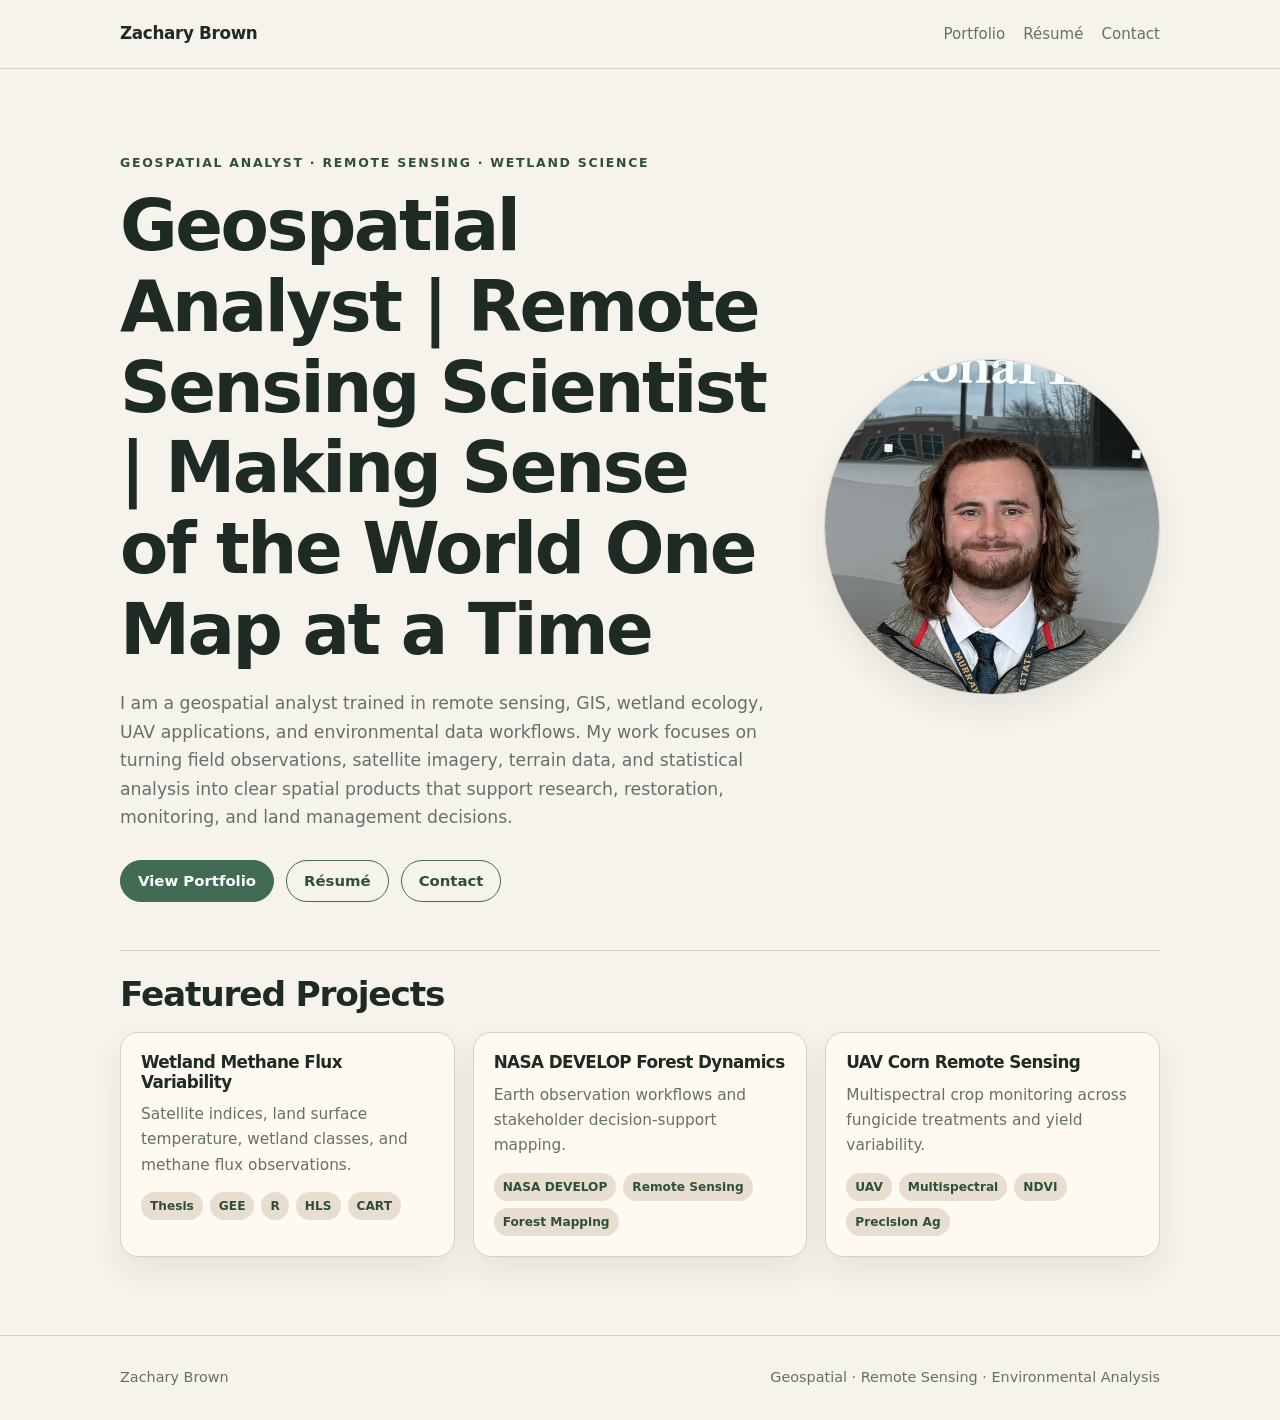
<file: index.html>
<!doctype html>
<html lang="en">
<head>
  <meta charset="utf-8">
  <meta name="viewport" content="width=device-width, initial-scale=1">
  <title>Zachary Brown | Geospatial Portfolio</title>
  <meta name="description" content="Zachary Brown geospatial portfolio focused on remote sensing, GIS, wetlands, UAV monitoring, and environmental data analysis.">
  <link rel="stylesheet" href="assets/css/styles.css">
</head>
<body>
<header class="site-header">
  <nav class="nav">
    <a class="brand" href="index.html">Zachary Brown</a>
    <div class="nav-links">
      <a href="portfolio.html">Portfolio</a>
      <a href="resume.html">Résumé</a>
      <a href="contact.html">Contact</a>
    </div>
  </nav>
</header>
<main>

<section class="hero hero-split">
  <div class="hero-copy">
    <p class="eyebrow">Geospatial Analyst · Remote Sensing · Wetland Science</p>
    <h1>Geospatial Analyst | Remote Sensing Scientist | Making Sense of the World One Map at a Time</h1>
    <p class="lede">
      I am a geospatial analyst trained in remote sensing, GIS, wetland ecology, UAV applications, and environmental data workflows. My work focuses on turning field observations, satellite imagery, terrain data, and statistical analysis into clear spatial products that support research, restoration, monitoring, and land management decisions.
    </p>
    <div class="actions">
      <a class="button" href="portfolio.html">View Portfolio</a>
      <a class="button secondary" href="resume.html">Résumé</a>
      <a class="button secondary" href="contact.html">Contact</a>
    </div>
  </div>

  <div class="hero-photo" aria-label="Professional headshot area">
    <img src="assets/img/headshot.jpg" alt="Professional headshot of Zachary Brown" onerror="this.style.display='none'; this.nextElementSibling.style.display='grid';">
    <div class="headshot-placeholder">
      <span>Add headshot</span>
      <small>assets/img/headshot.jpg</small>
    </div>
  </div>
</section>
<section class="section compact">
  <h2>Featured Projects</h2>
  <div class="grid">
    <article class="card project-card">
  <h3><a href="projects/wetland-methane.html">Wetland Methane Flux Variability</a></h3>
  <p>Satellite indices, land surface temperature, wetland classes, and methane flux observations.</p>
  <div class="tags"><span class="tag">Thesis</span><span class="tag">GEE</span><span class="tag">R</span><span class="tag">HLS</span><span class="tag">CART</span></div>
</article><article class="card project-card">
  <h3><a href="projects/nasa-develop.html">NASA DEVELOP Forest Dynamics</a></h3>
  <p>Earth observation workflows and stakeholder decision-support mapping.</p>
  <div class="tags"><span class="tag">NASA DEVELOP</span><span class="tag">Remote Sensing</span><span class="tag">Forest Mapping</span></div>
</article><article class="card project-card">
  <h3><a href="projects/uav-corn.html">UAV Corn Remote Sensing</a></h3>
  <p>Multispectral crop monitoring across fungicide treatments and yield variability.</p>
  <div class="tags"><span class="tag">UAV</span><span class="tag">Multispectral</span><span class="tag">NDVI</span><span class="tag">Precision Ag</span></div>
</article>
  </div>
</section>

</main>
<footer class="footer"><div class="footer-inner"><span>Zachary Brown</span><span>Geospatial · Remote Sensing · Environmental Analysis</span></div></footer>
<script src="assets/js/main.js"></script>
</body>
</html>
</file>
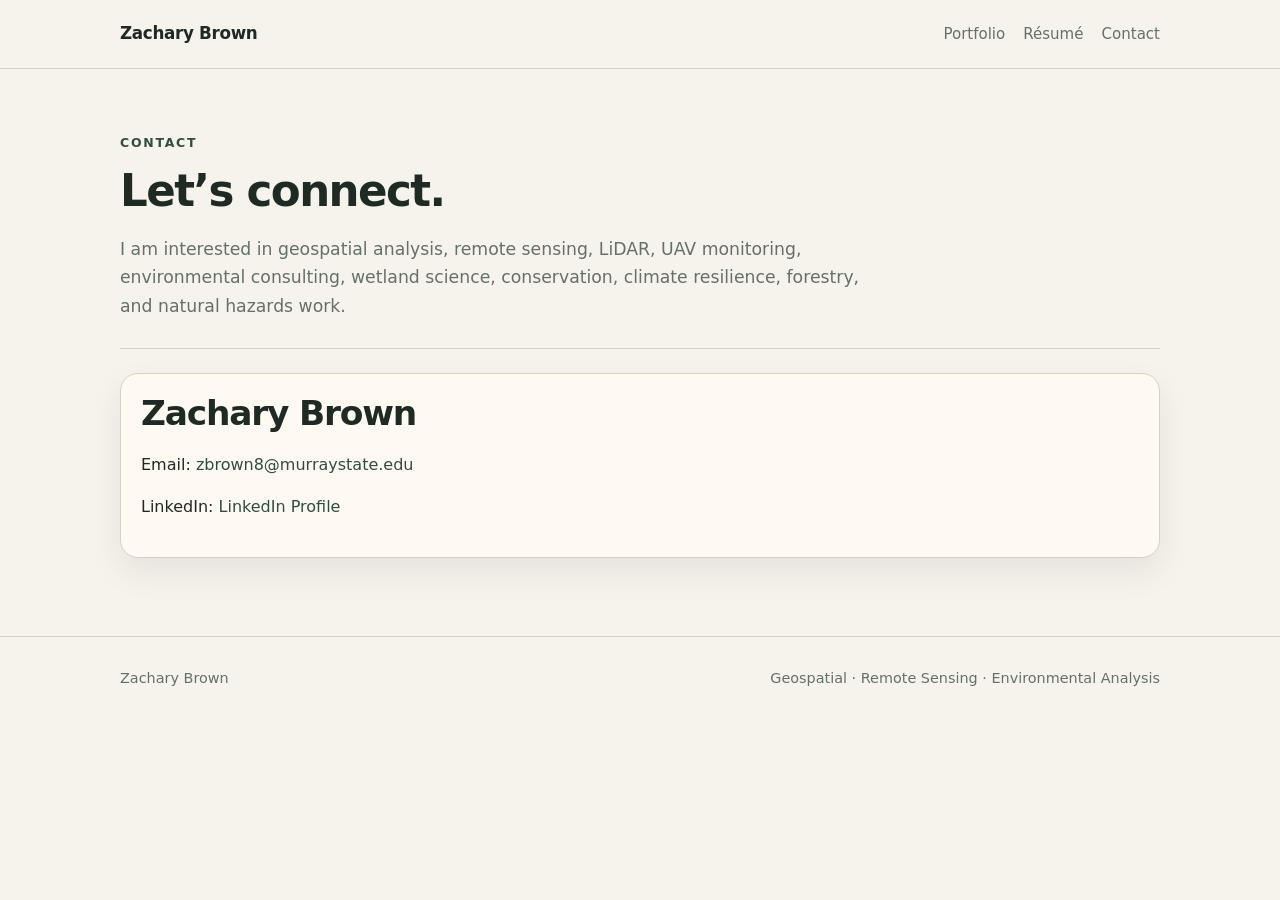
<file: contact.html>
<!doctype html>
<html lang="en">
<head>
  <meta charset="utf-8">
  <meta name="viewport" content="width=device-width, initial-scale=1">
  <title>Contact | Zachary Brown</title>
  <meta name="description" content="Zachary Brown geospatial portfolio focused on remote sensing, GIS, wetlands, UAV monitoring, and environmental data analysis.">
  <link rel="stylesheet" href="assets/css/styles.css">
</head>
<body>
<header class="site-header">
  <nav class="nav">
    <a class="brand" href="index.html">Zachary Brown</a>
    <div class="nav-links">
      <a href="portfolio.html">Portfolio</a>
      <a href="resume.html">Résumé</a>
      <a href="contact.html">Contact</a>
    </div>
  </nav>
</header>
<main>

<section class="project-hero">
  <p class="eyebrow">Contact</p>
  <h1 class="project-title">Let’s connect.</h1>
  <p class="lede">I am interested in geospatial analysis, remote sensing, LiDAR, UAV monitoring, environmental consulting, wetland science, conservation, climate resilience, forestry, and natural hazards work.</p>
</section>
<section class="section compact">
  <div class="card">
    <h2>Zachary Brown</h2>
    <p>Email: <a href="mailto:zbrown8@murraystate.edu">zbrown8@murraystate.edu</a></p>
    <p>LinkedIn: <a href="https://www.linkedin.com/in/zachary-brown-071a31160" target="_blank">LinkedIn Profile</a></p>
  </div>
</section>

</main>
<footer class="footer"><div class="footer-inner"><span>Zachary Brown</span><span>Geospatial · Remote Sensing · Environmental Analysis</span></div></footer>
<script src="assets/js/main.js"></script>
</body>
</html>
</file>
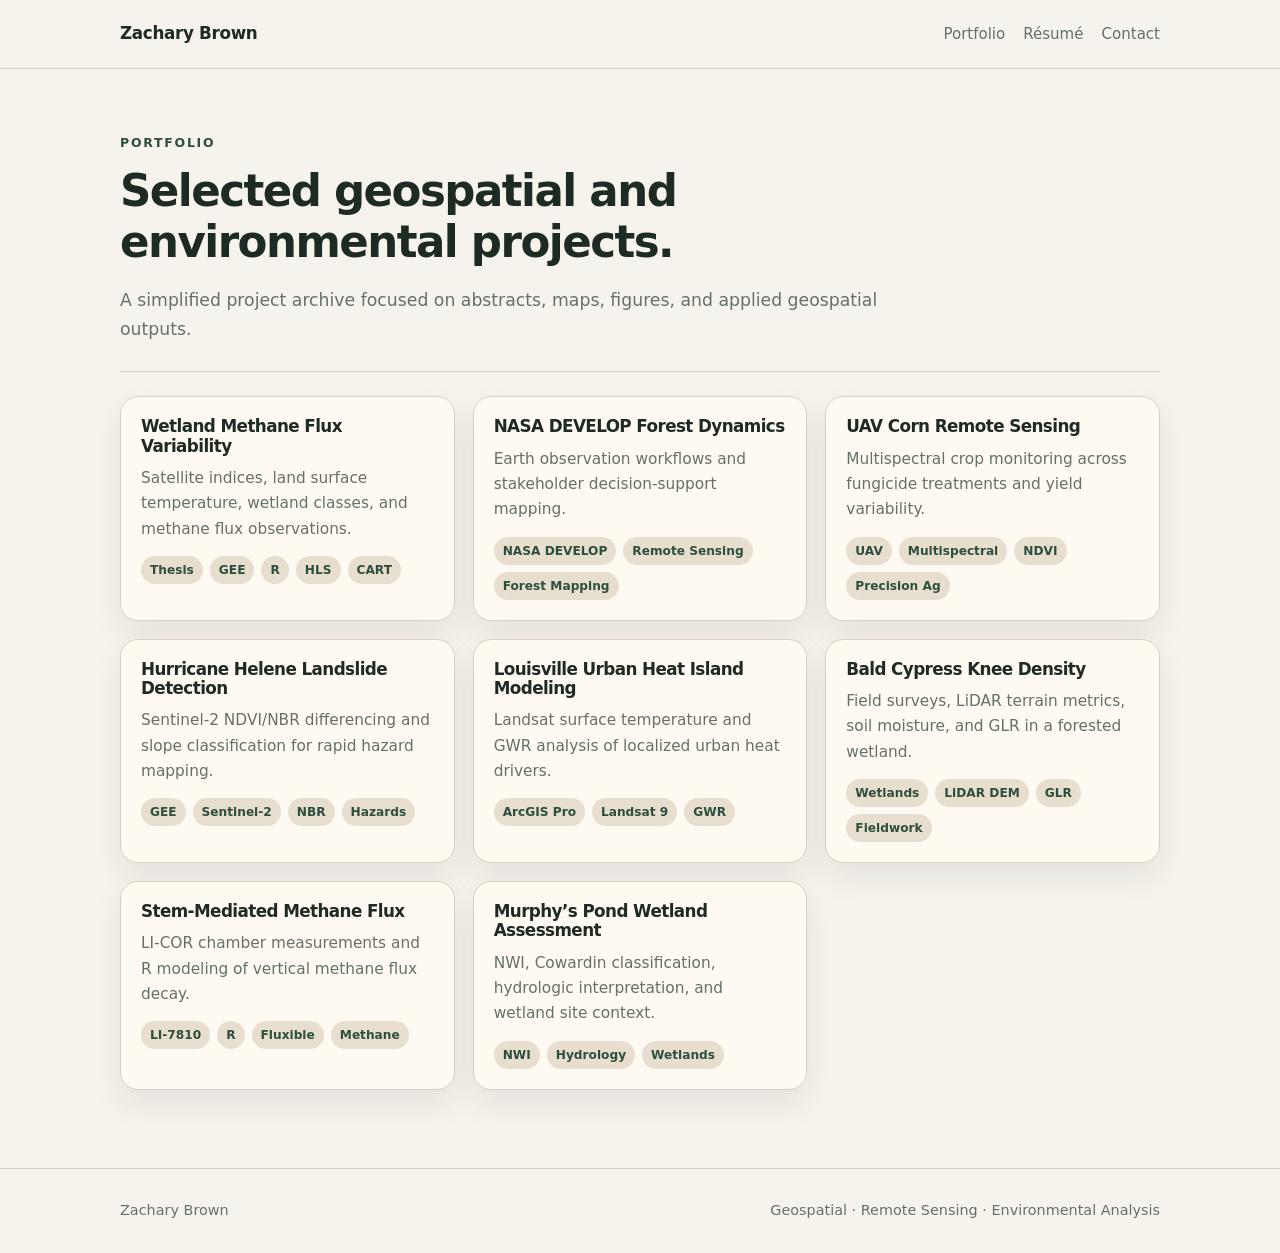
<file: portfolio.html>
<!doctype html>
<html lang="en">
<head>
  <meta charset="utf-8">
  <meta name="viewport" content="width=device-width, initial-scale=1">
  <title>Portfolio | Zachary Brown</title>
  <meta name="description" content="Zachary Brown geospatial portfolio focused on remote sensing, GIS, wetlands, UAV monitoring, and environmental data analysis.">
  <link rel="stylesheet" href="assets/css/styles.css">
</head>
<body>
<header class="site-header">
  <nav class="nav">
    <a class="brand" href="index.html">Zachary Brown</a>
    <div class="nav-links">
      <a href="portfolio.html">Portfolio</a>
      <a href="resume.html">Résumé</a>
      <a href="contact.html">Contact</a>
    </div>
  </nav>
</header>
<main>

<section class="project-hero">
  <p class="eyebrow">Portfolio</p>
  <h1 class="project-title">Selected geospatial and environmental projects.</h1>
  <p class="lede">A simplified project archive focused on abstracts, maps, figures, and applied geospatial outputs.</p>
</section>
<section class="section compact">
  <div class="grid">
    <article class="card project-card">
  <h3><a href="projects/wetland-methane.html">Wetland Methane Flux Variability</a></h3>
  <p>Satellite indices, land surface temperature, wetland classes, and methane flux observations.</p>
  <div class="tags"><span class="tag">Thesis</span><span class="tag">GEE</span><span class="tag">R</span><span class="tag">HLS</span><span class="tag">CART</span></div>
</article><article class="card project-card">
  <h3><a href="projects/nasa-develop.html">NASA DEVELOP Forest Dynamics</a></h3>
  <p>Earth observation workflows and stakeholder decision-support mapping.</p>
  <div class="tags"><span class="tag">NASA DEVELOP</span><span class="tag">Remote Sensing</span><span class="tag">Forest Mapping</span></div>
</article><article class="card project-card">
  <h3><a href="projects/uav-corn.html">UAV Corn Remote Sensing</a></h3>
  <p>Multispectral crop monitoring across fungicide treatments and yield variability.</p>
  <div class="tags"><span class="tag">UAV</span><span class="tag">Multispectral</span><span class="tag">NDVI</span><span class="tag">Precision Ag</span></div>
</article><article class="card project-card">
  <h3><a href="projects/landslide-helene.html">Hurricane Helene Landslide Detection</a></h3>
  <p>Sentinel-2 NDVI/NBR differencing and slope classification for rapid hazard mapping.</p>
  <div class="tags"><span class="tag">GEE</span><span class="tag">Sentinel-2</span><span class="tag">NBR</span><span class="tag">Hazards</span></div>
</article><article class="card project-card">
  <h3><a href="projects/louisville-uhi.html">Louisville Urban Heat Island Modeling</a></h3>
  <p>Landsat surface temperature and GWR analysis of localized urban heat drivers.</p>
  <div class="tags"><span class="tag">ArcGIS Pro</span><span class="tag">Landsat 9</span><span class="tag">GWR</span></div>
</article><article class="card project-card">
  <h3><a href="projects/cypress-knees.html">Bald Cypress Knee Density</a></h3>
  <p>Field surveys, LiDAR terrain metrics, soil moisture, and GLR in a forested wetland.</p>
  <div class="tags"><span class="tag">Wetlands</span><span class="tag">LiDAR DEM</span><span class="tag">GLR</span><span class="tag">Fieldwork</span></div>
</article><article class="card project-card">
  <h3><a href="projects/stem-methane.html">Stem-Mediated Methane Flux</a></h3>
  <p>LI-COR chamber measurements and R modeling of vertical methane flux decay.</p>
  <div class="tags"><span class="tag">LI-7810</span><span class="tag">R</span><span class="tag">Fluxible</span><span class="tag">Methane</span></div>
</article><article class="card project-card">
  <h3><a href="projects/murphys-pond.html">Murphy’s Pond Wetland Assessment</a></h3>
  <p>NWI, Cowardin classification, hydrologic interpretation, and wetland site context.</p>
  <div class="tags"><span class="tag">NWI</span><span class="tag">Hydrology</span><span class="tag">Wetlands</span></div>
</article>
  </div>
</section>

</main>
<footer class="footer"><div class="footer-inner"><span>Zachary Brown</span><span>Geospatial · Remote Sensing · Environmental Analysis</span></div></footer>
<script src="assets/js/main.js"></script>
</body>
</html>
</file>
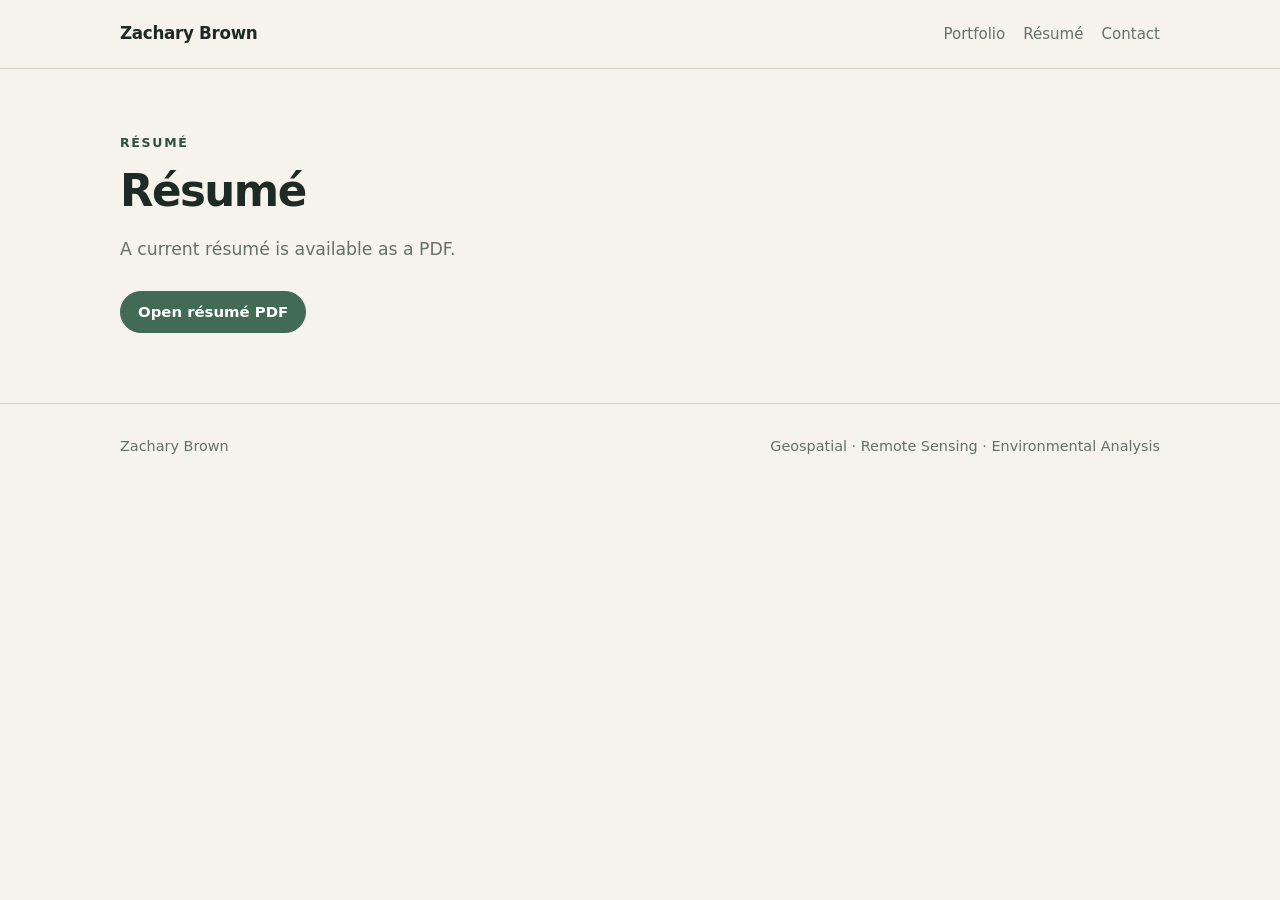
<file: resume.html>
<!doctype html>
<html lang="en">
<head>
  <meta charset="utf-8">
  <meta name="viewport" content="width=device-width, initial-scale=1">
  <title>Résumé | Zachary Brown</title>
  <meta name="description" content="Zachary Brown résumé for geospatial analysis, remote sensing, GIS, wetlands, UAV monitoring, and environmental data analysis.">
  <link rel="stylesheet" href="assets/css/styles.css">
</head>

<body>
<header class="site-header">
  <nav class="nav">
    <a class="brand" href="index.html">Zachary Brown</a>
    <div class="nav-links">
      <a href="portfolio.html">Portfolio</a>
      <a href="resume.html">Résumé</a>
      <a href="contact.html">Contact</a>
    </div>
  </nav>
</header>

<main>

<section class="project-hero">
  <p class="eyebrow">Résumé</p>
  <h1 class="project-title">Résumé</h1>
  <p class="lede">
    A current résumé is available as a PDF.
  </p>

  <div class="actions">
    <a class="button" href="assets/resume/Zachary_Brown_Resume.pdf" target="_blank">Open résumé PDF</a>
  </div>
</section>

</main>

<footer class="footer">
  <div class="footer-inner">
    <span>Zachary Brown</span>
    <span>Geospatial · Remote Sensing · Environmental Analysis</span>
  </div>
</footer>

<script src="assets/js/main.js"></script>
</body>
</html>
</file>
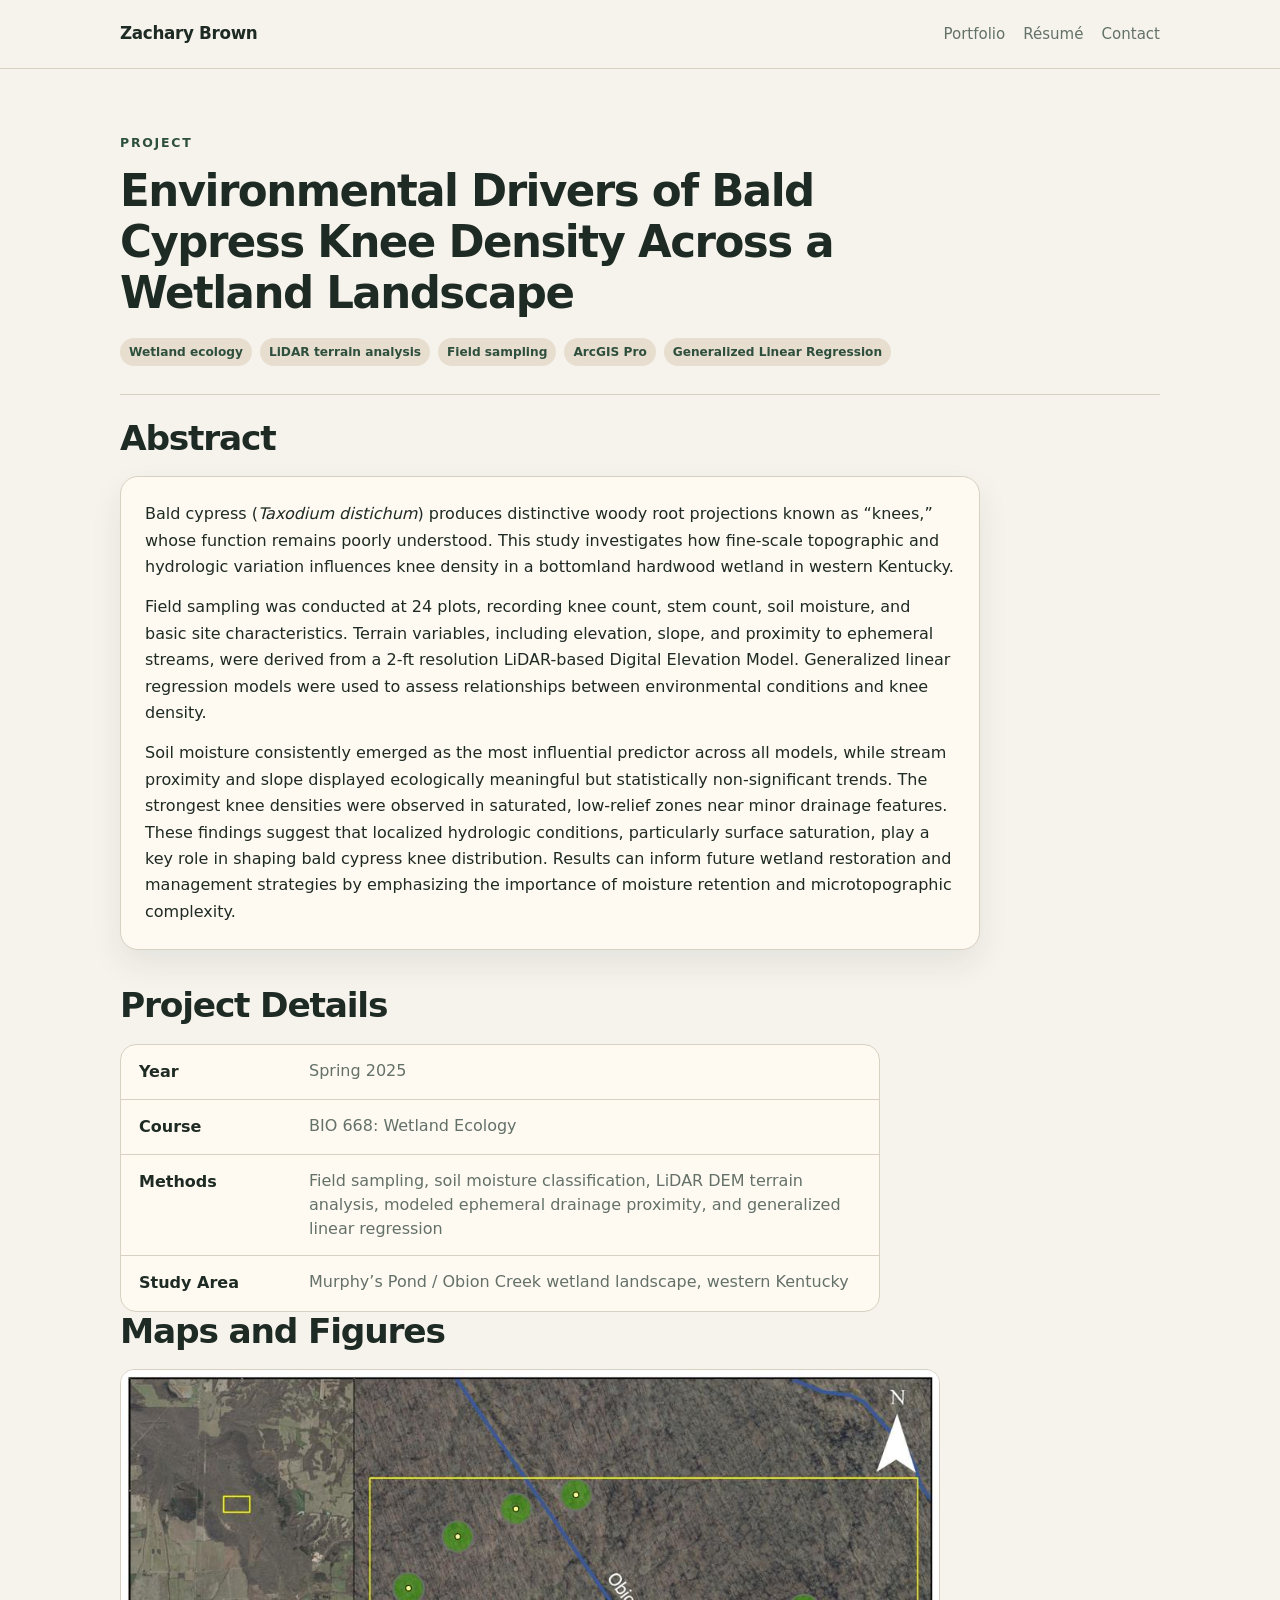
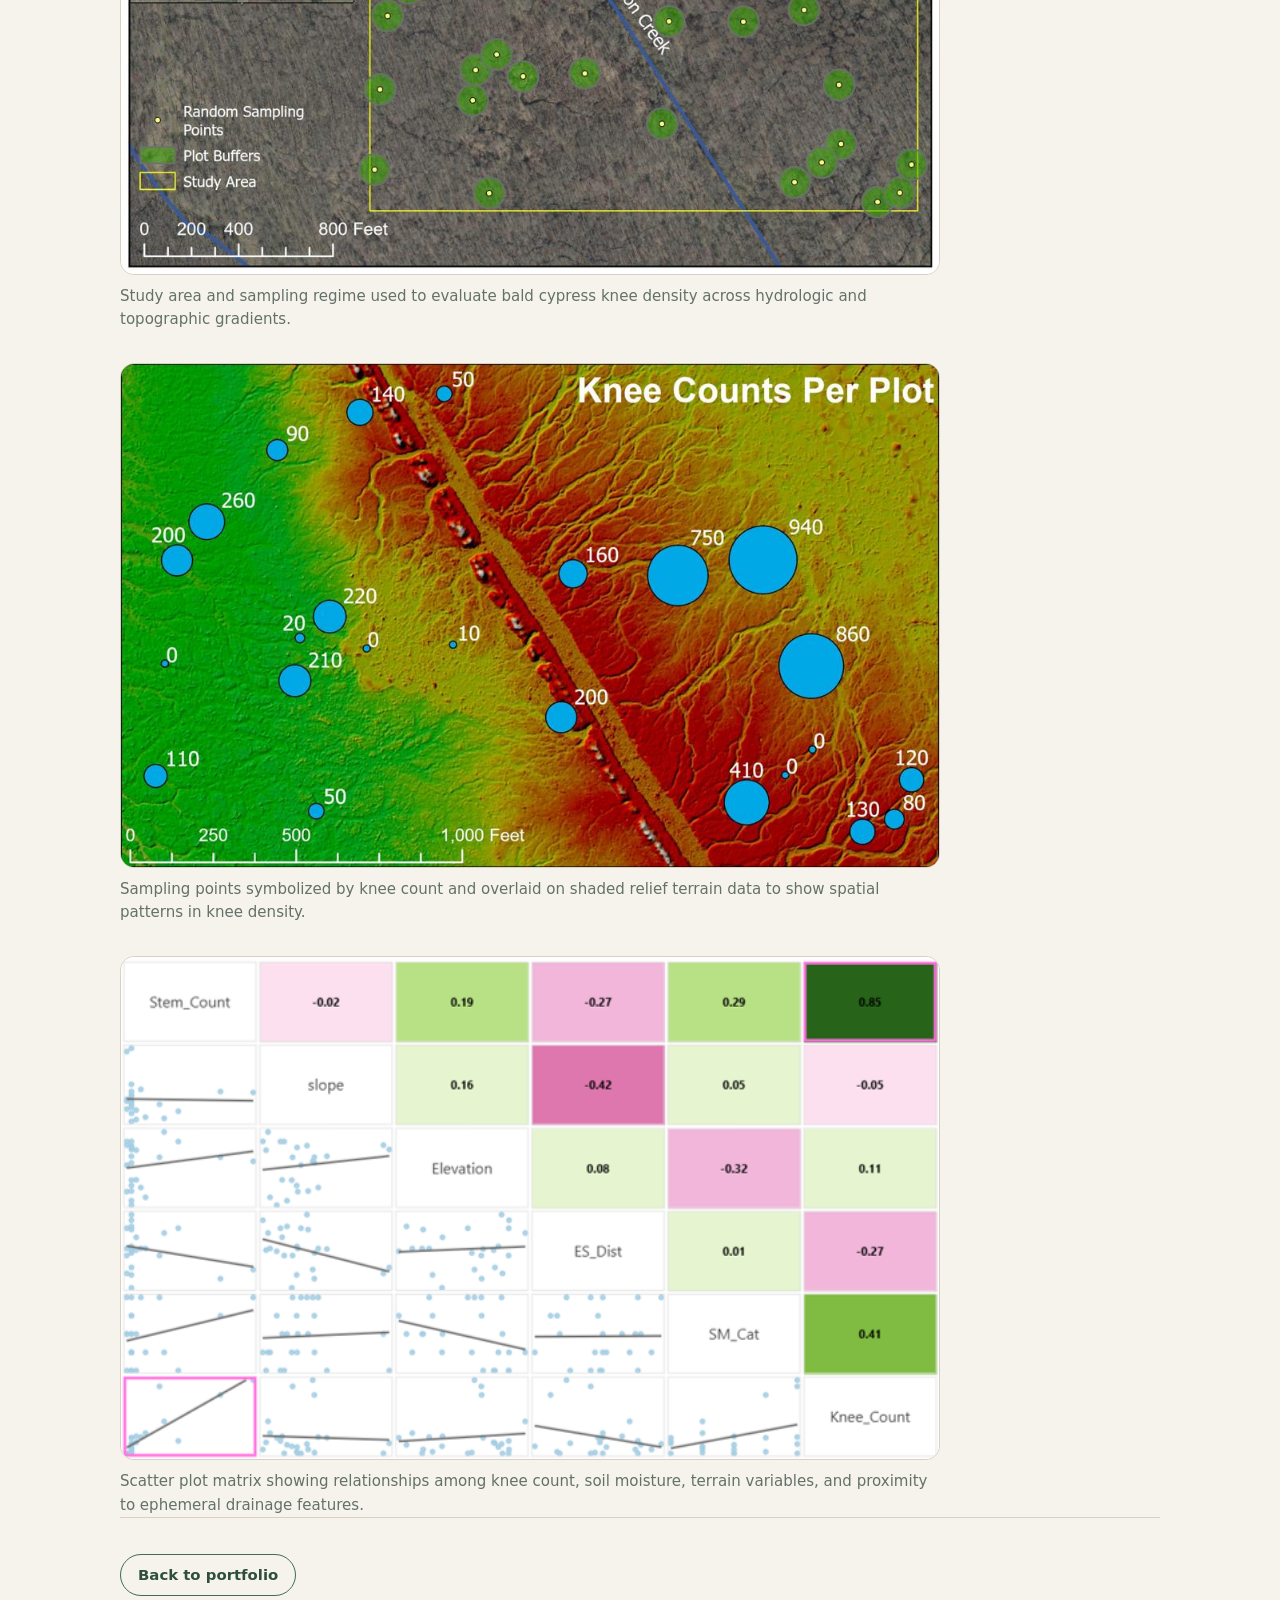
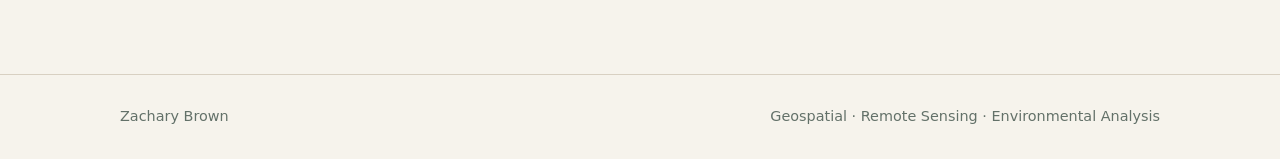
<file: projects/cypress-knees.html>
<!doctype html>
<html lang="en">
<head>
  <meta charset="utf-8">
  <meta name="viewport" content="width=device-width, initial-scale=1">
  <title>Bald Cypress Knee Density | Zachary Brown</title>
  <meta name="description" content="Zachary Brown geospatial portfolio focused on remote sensing, GIS, wetlands, LiDAR terrain analysis, field ecology, and environmental data analysis.">
  <link rel="stylesheet" href="../assets/css/styles.css">
</head>

<body>
<header class="site-header">
  <nav class="nav">
    <a class="brand" href="../index.html">Zachary Brown</a>
    <div class="nav-links">
      <a href="../portfolio.html">Portfolio</a>
      <a href="../resume.html">Résumé</a>
      <a href="../contact.html">Contact</a>
    </div>
  </nav>
</header>

<main>

<section class="project-hero">
  <p class="eyebrow">Project</p>
  <h1 class="project-title">Environmental Drivers of Bald Cypress Knee Density Across a Wetland Landscape</h1>
  <div class="meta">
    <span class="tag">Wetland ecology</span>
    <span class="tag">LiDAR terrain analysis</span>
    <span class="tag">Field sampling</span>
    <span class="tag">ArcGIS Pro</span>
    <span class="tag">Generalized Linear Regression</span>
  </div>
</section>

<section class="section compact">
  <h2>Abstract</h2>
  <div class="abstract">
    <p>
      Bald cypress (<em>Taxodium distichum</em>) produces distinctive woody root projections known as “knees,” whose function remains poorly understood. This study investigates how fine-scale topographic and hydrologic variation influences knee density in a bottomland hardwood wetland in western Kentucky.
    </p>

    <p>
      Field sampling was conducted at 24 plots, recording knee count, stem count, soil moisture, and basic site characteristics. Terrain variables, including elevation, slope, and proximity to ephemeral streams, were derived from a 2-ft resolution LiDAR-based Digital Elevation Model. Generalized linear regression models were used to assess relationships between environmental conditions and knee density.
    </p>

    <p>
      Soil moisture consistently emerged as the most influential predictor across all models, while stream proximity and slope displayed ecologically meaningful but statistically non-significant trends. The strongest knee densities were observed in saturated, low-relief zones near minor drainage features. These findings suggest that localized hydrologic conditions, particularly surface saturation, play a key role in shaping bald cypress knee distribution. Results can inform future wetland restoration and management strategies by emphasizing the importance of moisture retention and microtopographic complexity.
    </p>
  </div>
</section>

<section class="content-section">
  <h2>Project Details</h2>

  <div class="detail-card">
    <div class="detail-item">
      <span class="detail-label">Year</span>
      <span class="detail-value">Spring 2025</span>
    </div>

    <div class="detail-item">
      <span class="detail-label">Course</span>
      <span class="detail-value">BIO 668: Wetland Ecology</span>
    </div>

    <div class="detail-item">
      <span class="detail-label">Methods</span>
      <span class="detail-value">Field sampling, soil moisture classification, LiDAR DEM terrain analysis, modeled ephemeral drainage proximity, and generalized linear regression</span>
    </div>

    <div class="detail-item">
      <span class="detail-label">Study Area</span>
      <span class="detail-value">Murphy’s Pond / Obion Creek wetland landscape, western Kentucky</span>
    </div>
  </div>
</section>

<section class="content-section">
  <h2>Maps and Figures</h2>

  <div class="figure-stack">

    <figure>
      <img src="../assets/img/cypress-knees/study-area.jpg" alt="Study area map for bald cypress knee density project">
      <figcaption>
        Study area and sampling regime used to evaluate bald cypress knee density across hydrologic and topographic gradients.
      </figcaption>
    </figure>

    <figure>
      <img src="../assets/img/cypress-knees/knee-counts-map.jpg" alt="Map of bald cypress knee counts over shaded relief DEM">
      <figcaption>
        Sampling points symbolized by knee count and overlaid on shaded relief terrain data to show spatial patterns in knee density.
      </figcaption>
    </figure>

    <figure>
      <img src="../assets/img/cypress-knees/scatter-plot-matrix.png" alt="Scatter plot matrix of bald cypress knee density predictors">
      <figcaption>
        Scatter plot matrix showing relationships among knee count, soil moisture, terrain variables, and proximity to ephemeral drainage features.
      </figcaption>
    </figure>

  </div>
</section>

<section class="section">
  <a class="button secondary" href="../portfolio.html">Back to portfolio</a>
</section>

</main>

<footer class="footer">
  <div class="footer-inner">
    <span>Zachary Brown</span>
    <span>Geospatial · Remote Sensing · Environmental Analysis</span>
  </div>
</footer>

<script src="../assets/js/main.js"></script>
</body>
</html>
</file>
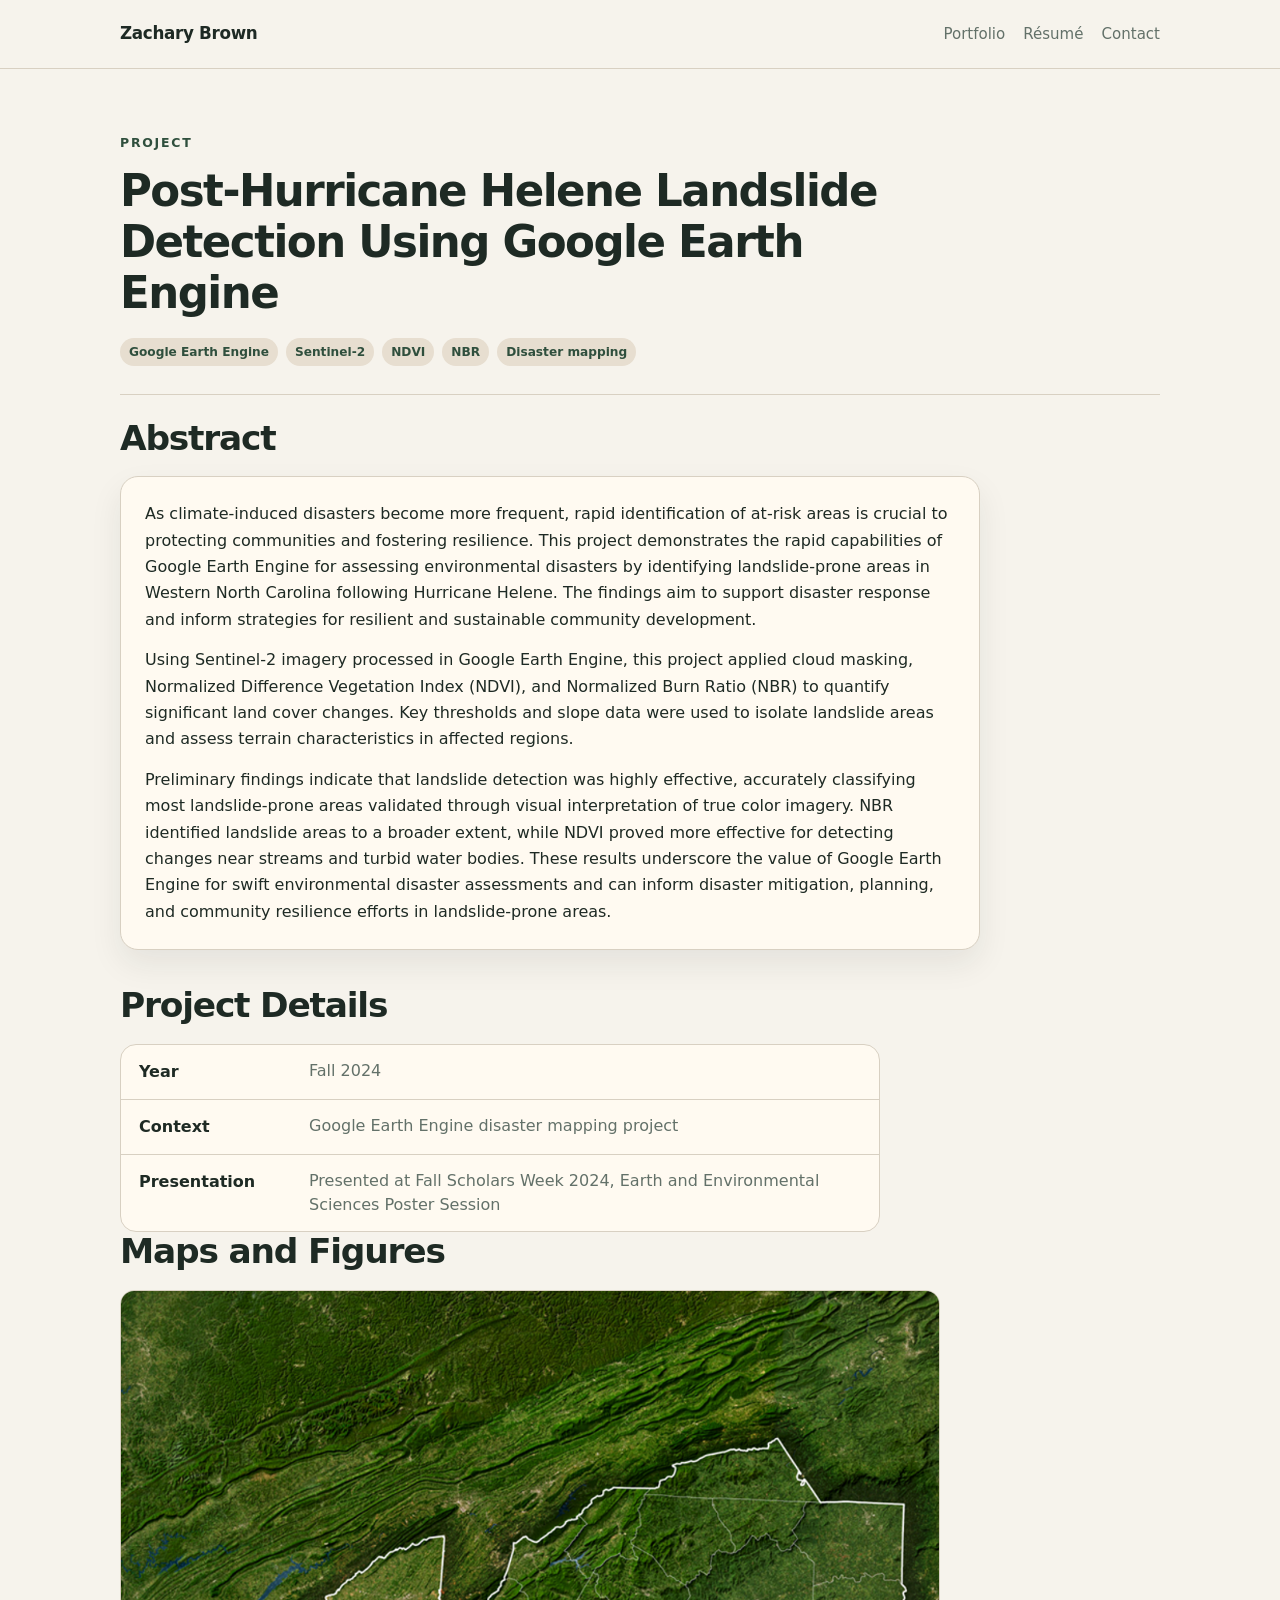
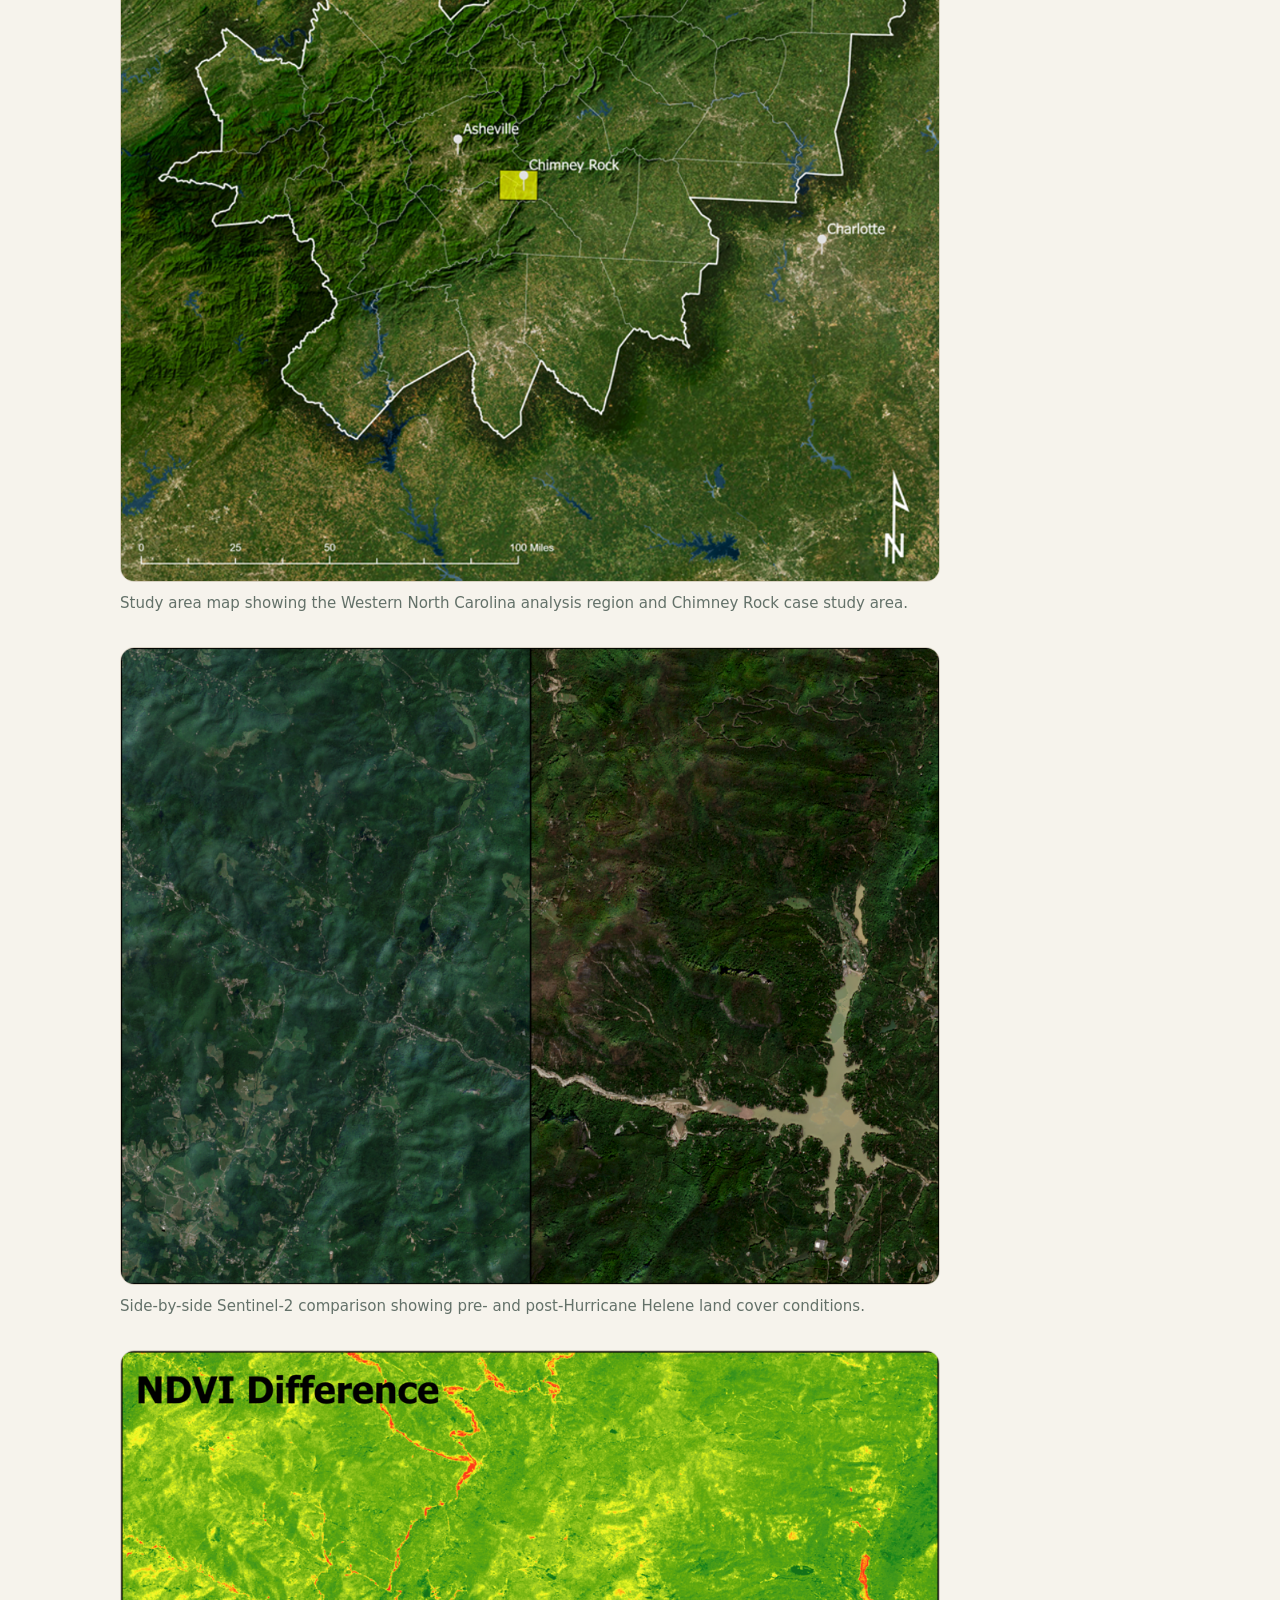
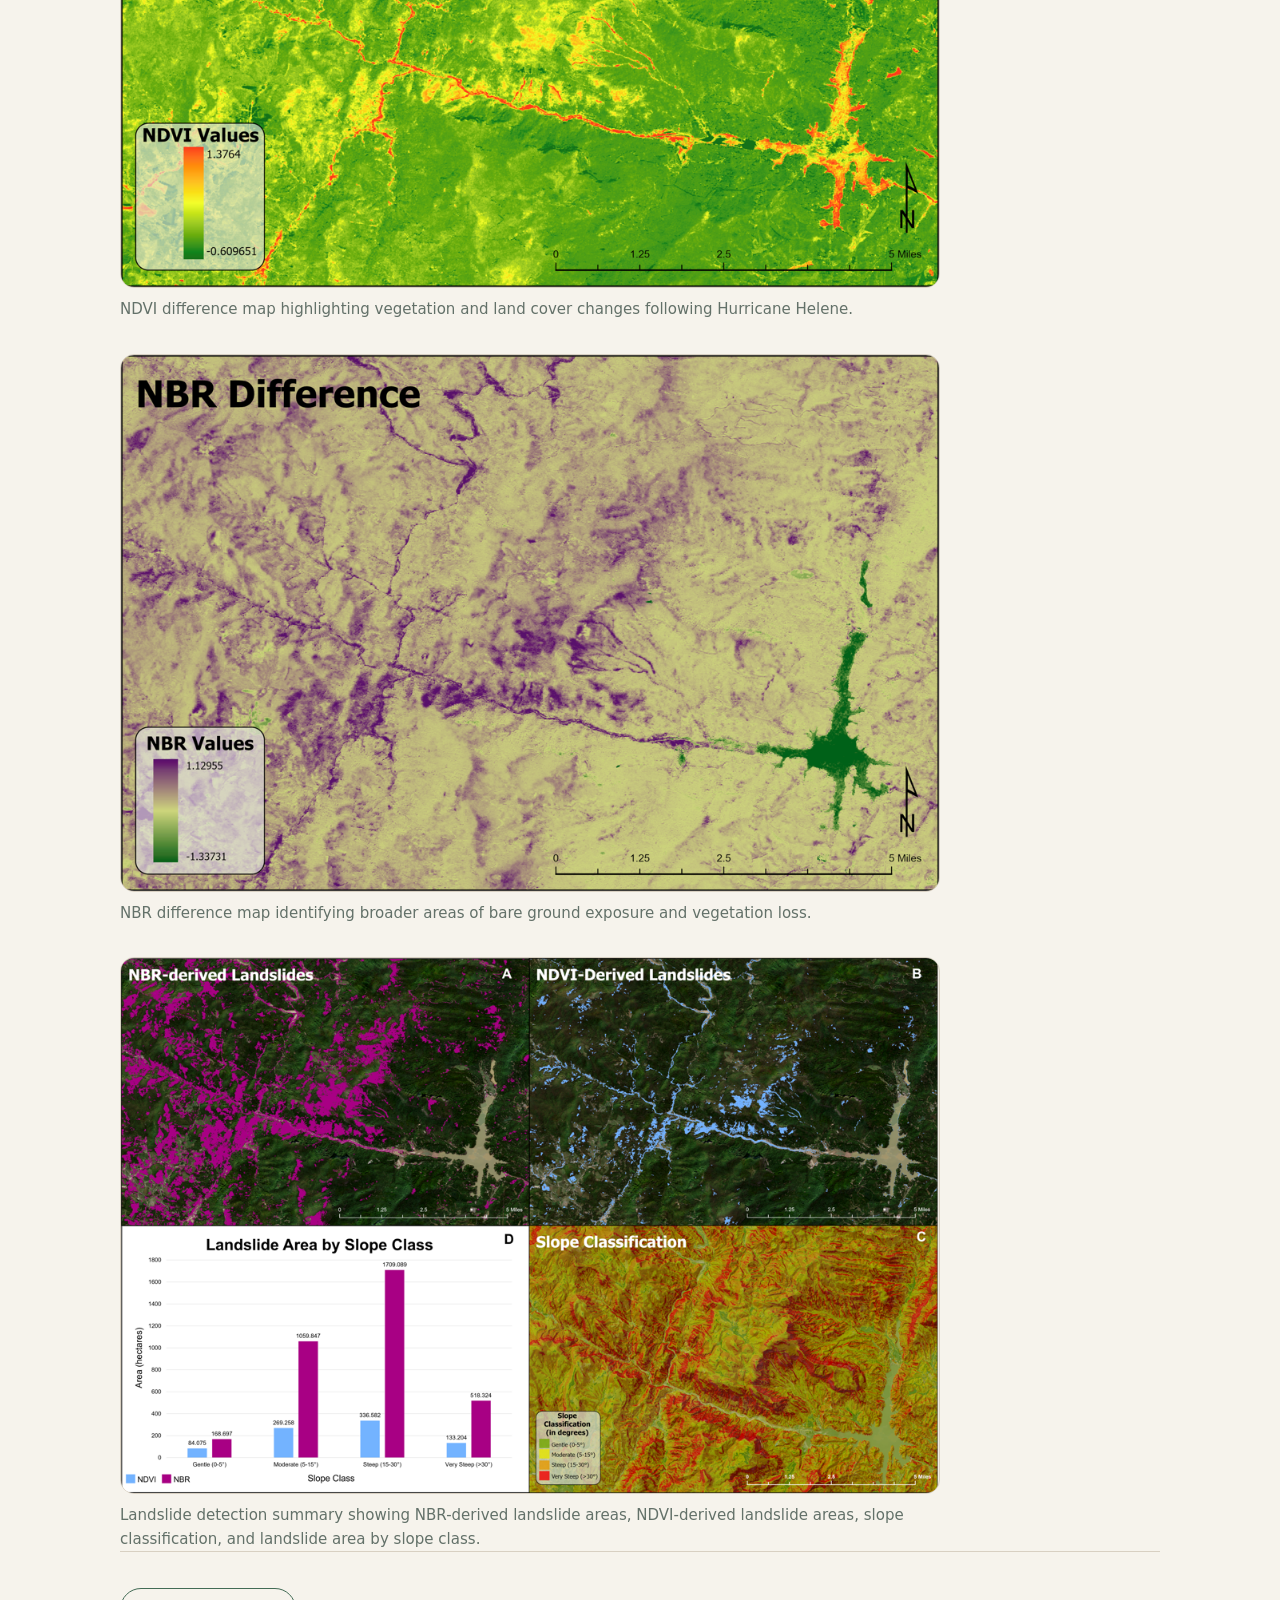
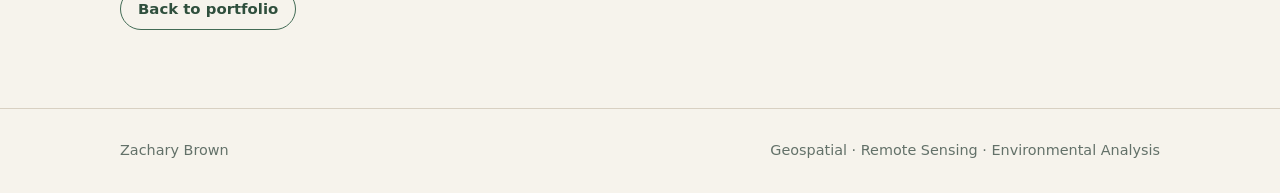
<file: projects/landslide-helene.html>
<!doctype html>
<html lang="en">
<head>
  <meta charset="utf-8">
  <meta name="viewport" content="width=device-width, initial-scale=1">
  <title>Hurricane Helene Landslide Detection | Zachary Brown</title>
  <meta name="description" content="Zachary Brown geospatial portfolio focused on remote sensing, GIS, wetlands, UAV monitoring, disaster mapping, and environmental data analysis.">
  <link rel="stylesheet" href="../assets/css/styles.css">
</head>

<body>
<header class="site-header">
  <nav class="nav">
    <a class="brand" href="../index.html">Zachary Brown</a>
    <div class="nav-links">
      <a href="../portfolio.html">Portfolio</a>
      <a href="../resume.html">Résumé</a>
      <a href="../contact.html">Contact</a>
    </div>
  </nav>
</header>

<main>

<section class="project-hero">
  <p class="eyebrow">Project</p>
  <h1 class="project-title">Post-Hurricane Helene Landslide Detection Using Google Earth Engine</h1>
  <div class="meta">
    <span class="tag">Google Earth Engine</span>
    <span class="tag">Sentinel-2</span>
    <span class="tag">NDVI</span>
    <span class="tag">NBR</span>
    <span class="tag">Disaster mapping</span>
  </div>
</section>

<section class="section compact">
  <h2>Abstract</h2>
  <div class="abstract">
    <p>
      As climate-induced disasters become more frequent, rapid identification of at-risk areas is crucial to protecting communities and fostering resilience. This project demonstrates the rapid capabilities of Google Earth Engine for assessing environmental disasters by identifying landslide-prone areas in Western North Carolina following Hurricane Helene. The findings aim to support disaster response and inform strategies for resilient and sustainable community development.
    </p>

    <p>
      Using Sentinel-2 imagery processed in Google Earth Engine, this project applied cloud masking, Normalized Difference Vegetation Index (NDVI), and Normalized Burn Ratio (NBR) to quantify significant land cover changes. Key thresholds and slope data were used to isolate landslide areas and assess terrain characteristics in affected regions.
    </p>

    <p>
      Preliminary findings indicate that landslide detection was highly effective, accurately classifying most landslide-prone areas validated through visual interpretation of true color imagery. NBR identified landslide areas to a broader extent, while NDVI proved more effective for detecting changes near streams and turbid water bodies. These results underscore the value of Google Earth Engine for swift environmental disaster assessments and can inform disaster mitigation, planning, and community resilience efforts in landslide-prone areas.
    </p>
  </div>
</section>

<section class="content-section">
  <h2>Project Details</h2>

  <div class="detail-card">
    <div class="detail-item">
      <span class="detail-label">Year</span>
      <span class="detail-value">Fall 2024</span>
    </div>

    <div class="detail-item">
      <span class="detail-label">Context</span>
      <span class="detail-value">Google Earth Engine disaster mapping project</span>
    </div>

    <div class="detail-item">
      <span class="detail-label">Presentation</span>
      <span class="detail-value">Presented at Fall Scholars Week 2024, Earth and Environmental Sciences Poster Session</span>
    </div>
  </div>
</section>

<section class="content-section">
  <h2>Maps and Figures</h2>

  <div class="figure-stack">

    <figure>
      <img src="../assets/img/landslide-helene/study-area.png" alt="Study area map for Hurricane Helene landslide detection project">
      <figcaption>
        Study area map showing the Western North Carolina analysis region and Chimney Rock case study area.
      </figcaption>
    </figure>

    <figure>
      <img src="../assets/img/landslide-helene/before-after.png" alt="Before and after Sentinel-2 comparison of Hurricane Helene impacts">
      <figcaption>
        Side-by-side Sentinel-2 comparison showing pre- and post-Hurricane Helene land cover conditions.
      </figcaption>
    </figure>

    <figure>
      <img src="../assets/img/landslide-helene/ndvi-difference.png" alt="NDVI difference map after Hurricane Helene">
      <figcaption>
        NDVI difference map highlighting vegetation and land cover changes following Hurricane Helene.
      </figcaption>
    </figure>

    <figure>
      <img src="../assets/img/landslide-helene/nbr-difference.png" alt="NBR difference map after Hurricane Helene">
      <figcaption>
        NBR difference map identifying broader areas of bare ground exposure and vegetation loss.
      </figcaption>
    </figure>

    <figure>
      <img src="../assets/img/landslide-helene/landslide-quad-graphic.png" alt="Landslide detection and slope classification results">
      <figcaption>
        Landslide detection summary showing NBR-derived landslide areas, NDVI-derived landslide areas, slope classification, and landslide area by slope class.
      </figcaption>
    </figure>

  </div>
</section>

<section class="section">
  <a class="button secondary" href="../portfolio.html">Back to portfolio</a>
</section>

</main>

<footer class="footer">
  <div class="footer-inner">
    <span>Zachary Brown</span>
    <span>Geospatial · Remote Sensing · Environmental Analysis</span>
  </div>
</footer>

<script src="../assets/js/main.js"></script>
</body>
</html>
</file>
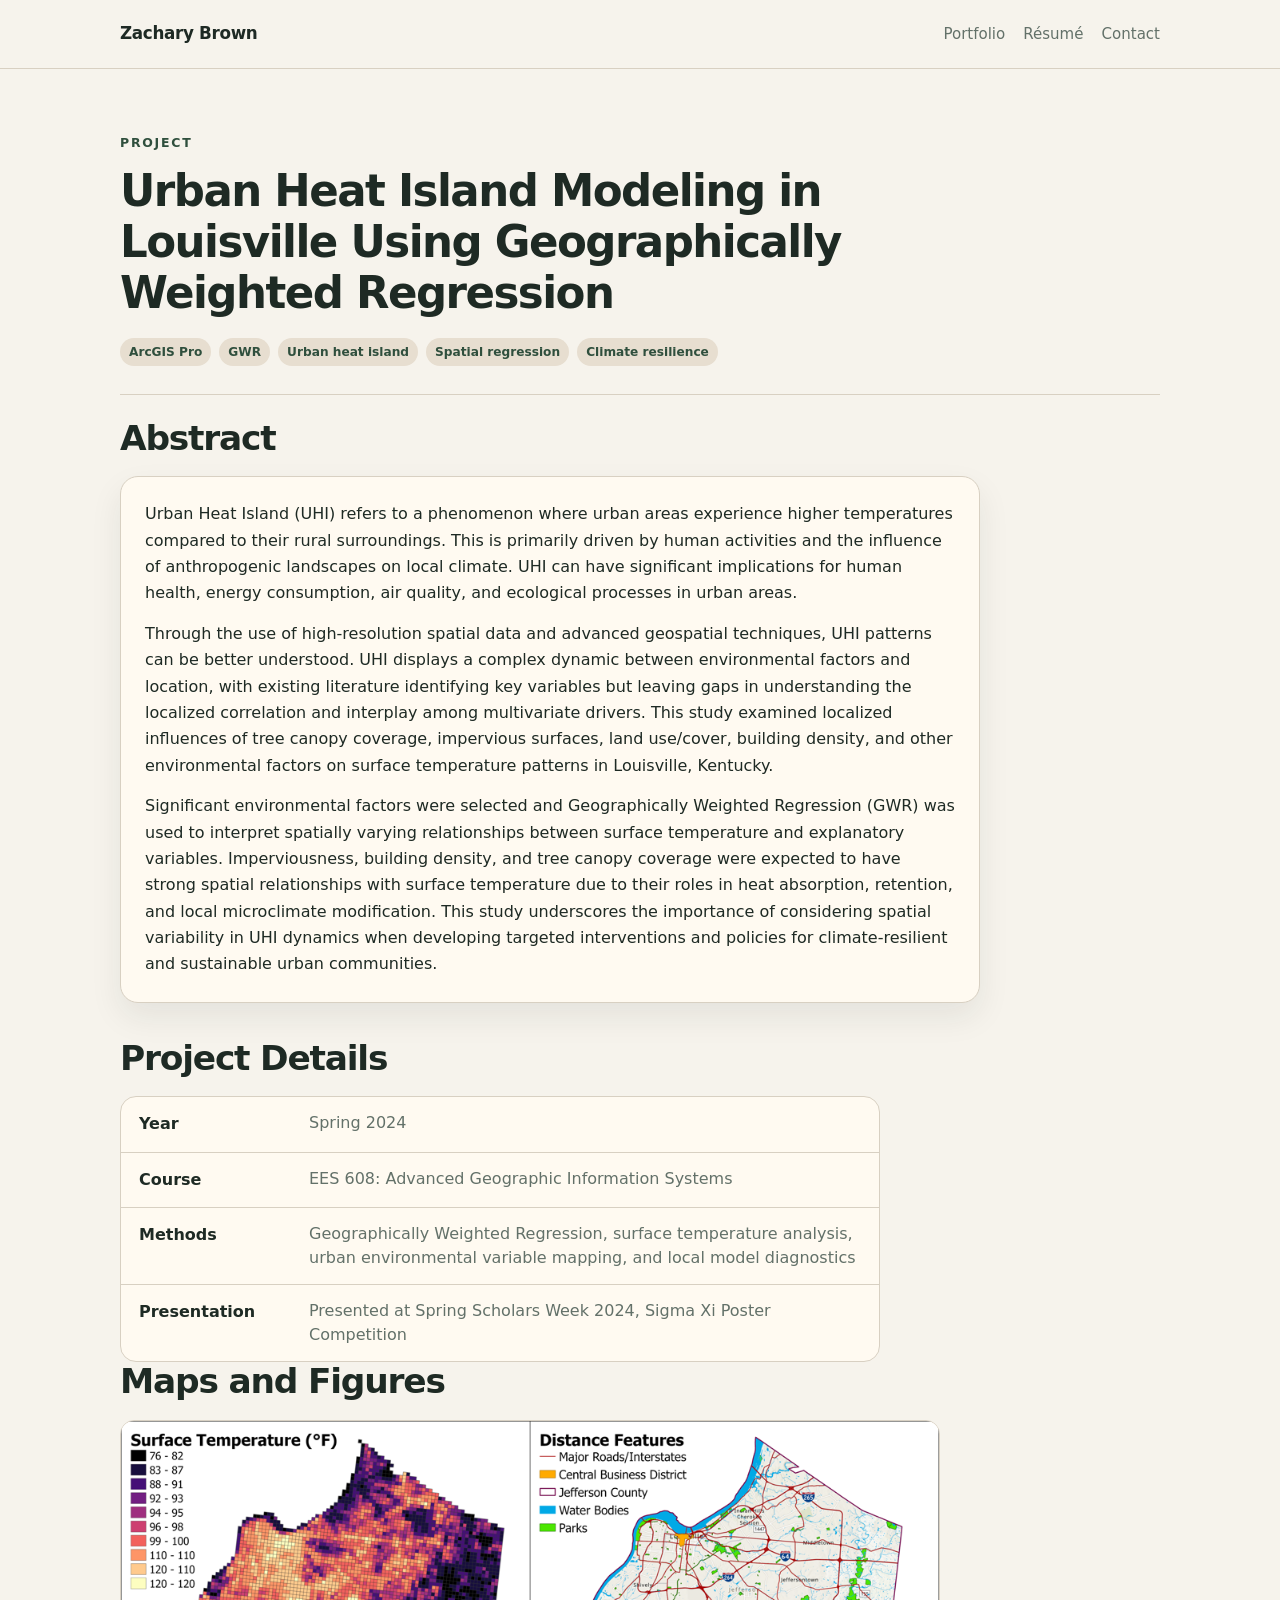
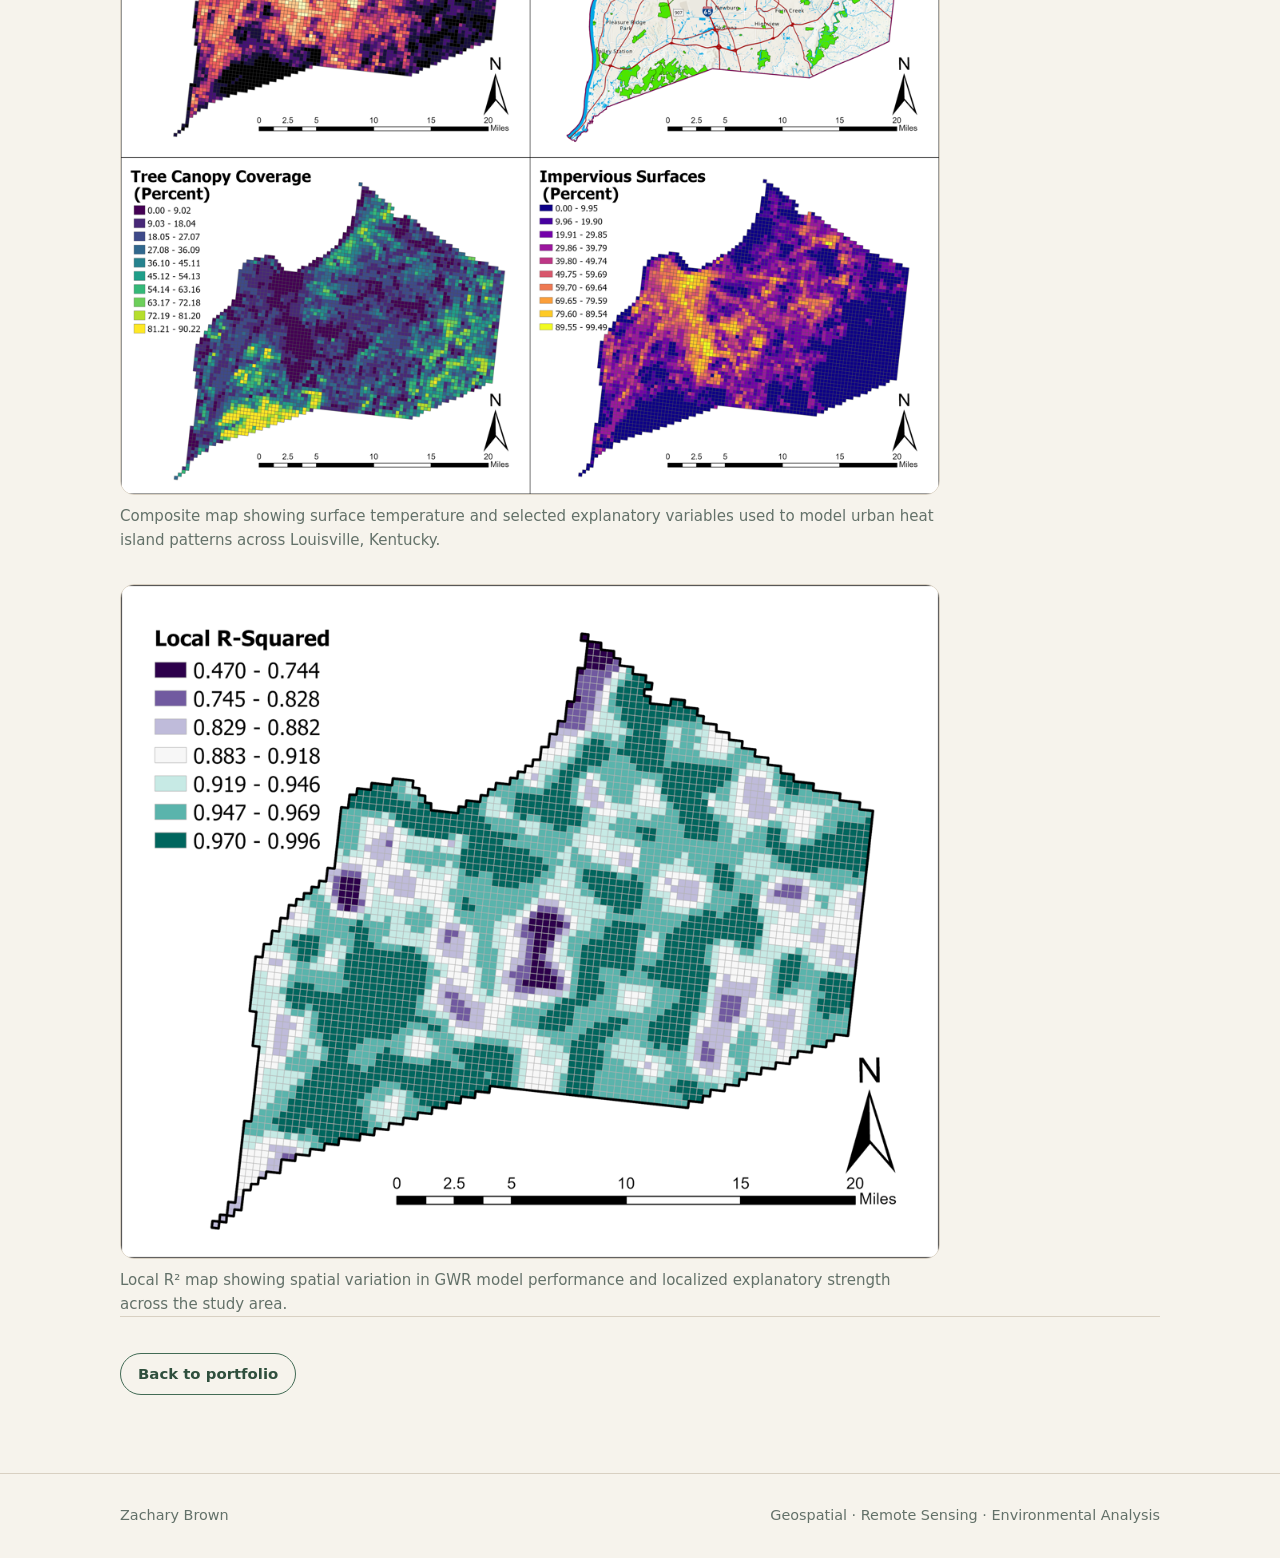
<file: projects/louisville-uhi.html>
<!doctype html>
<html lang="en">
<head>
  <meta charset="utf-8">
  <meta name="viewport" content="width=device-width, initial-scale=1">
  <title>Louisville Urban Heat Island Modeling | Zachary Brown</title>
  <meta name="description" content="Zachary Brown geospatial portfolio focused on remote sensing, GIS, wetlands, urban heat island analysis, and environmental data analysis.">
  <link rel="stylesheet" href="../assets/css/styles.css">
</head>

<body>
<header class="site-header">
  <nav class="nav">
    <a class="brand" href="../index.html">Zachary Brown</a>
    <div class="nav-links">
      <a href="../portfolio.html">Portfolio</a>
      <a href="../resume.html">Résumé</a>
      <a href="../contact.html">Contact</a>
    </div>
  </nav>
</header>

<main>

<section class="project-hero">
  <p class="eyebrow">Project</p>
  <h1 class="project-title">Urban Heat Island Modeling in Louisville Using Geographically Weighted Regression</h1>
  <div class="meta">
    <span class="tag">ArcGIS Pro</span>
    <span class="tag">GWR</span>
    <span class="tag">Urban heat island</span>
    <span class="tag">Spatial regression</span>
    <span class="tag">Climate resilience</span>
  </div>
</section>

<section class="section compact">
  <h2>Abstract</h2>
  <div class="abstract">
    <p>
      Urban Heat Island (UHI) refers to a phenomenon where urban areas experience higher temperatures compared to their rural surroundings. This is primarily driven by human activities and the influence of anthropogenic landscapes on local climate. UHI can have significant implications for human health, energy consumption, air quality, and ecological processes in urban areas.
    </p>

    <p>
      Through the use of high-resolution spatial data and advanced geospatial techniques, UHI patterns can be better understood. UHI displays a complex dynamic between environmental factors and location, with existing literature identifying key variables but leaving gaps in understanding the localized correlation and interplay among multivariate drivers. This study examined localized influences of tree canopy coverage, impervious surfaces, land use/cover, building density, and other environmental factors on surface temperature patterns in Louisville, Kentucky.
    </p>

    <p>
      Significant environmental factors were selected and Geographically Weighted Regression (GWR) was used to interpret spatially varying relationships between surface temperature and explanatory variables. Imperviousness, building density, and tree canopy coverage were expected to have strong spatial relationships with surface temperature due to their roles in heat absorption, retention, and local microclimate modification. This study underscores the importance of considering spatial variability in UHI dynamics when developing targeted interventions and policies for climate-resilient and sustainable urban communities.
    </p>
  </div>
</section>

<section class="content-section">
  <h2>Project Details</h2>

  <div class="detail-card">
    <div class="detail-item">
      <span class="detail-label">Year</span>
      <span class="detail-value">Spring 2024</span>
    </div>

    <div class="detail-item">
      <span class="detail-label">Course</span>
      <span class="detail-value">EES 608: Advanced Geographic Information Systems</span>
    </div>

    <div class="detail-item">
      <span class="detail-label">Methods</span>
      <span class="detail-value">Geographically Weighted Regression, surface temperature analysis, urban environmental variable mapping, and local model diagnostics</span>
    </div>

    <div class="detail-item">
      <span class="detail-label">Presentation</span>
      <span class="detail-value">Presented at Spring Scholars Week 2024, Sigma Xi Poster Competition</span>
    </div>
  </div>
</section>

<section class="content-section">
  <h2>Maps and Figures</h2>

  <div class="figure-stack">

    <figure>
      <img src="../assets/img/louisville-uhi/gwr-variables.png" alt="Composite map of surface temperature and urban environmental variables in Louisville">
      <figcaption>
        Composite map showing surface temperature and selected explanatory variables used to model urban heat island patterns across Louisville, Kentucky.
      </figcaption>
    </figure>

    <figure>
      <img src="../assets/img/louisville-uhi/local-r2-map.png" alt="Local R squared map from geographically weighted regression model">
      <figcaption>
        Local R² map showing spatial variation in GWR model performance and localized explanatory strength across the study area.
      </figcaption>
    </figure>

  </div>
</section>

<section class="section">
  <a class="button secondary" href="../portfolio.html">Back to portfolio</a>
</section>

</main>

<footer class="footer">
  <div class="footer-inner">
    <span>Zachary Brown</span>
    <span>Geospatial · Remote Sensing · Environmental Analysis</span>
  </div>
</footer>

<script src="../assets/js/main.js"></script>
</body>
</html>
</file>
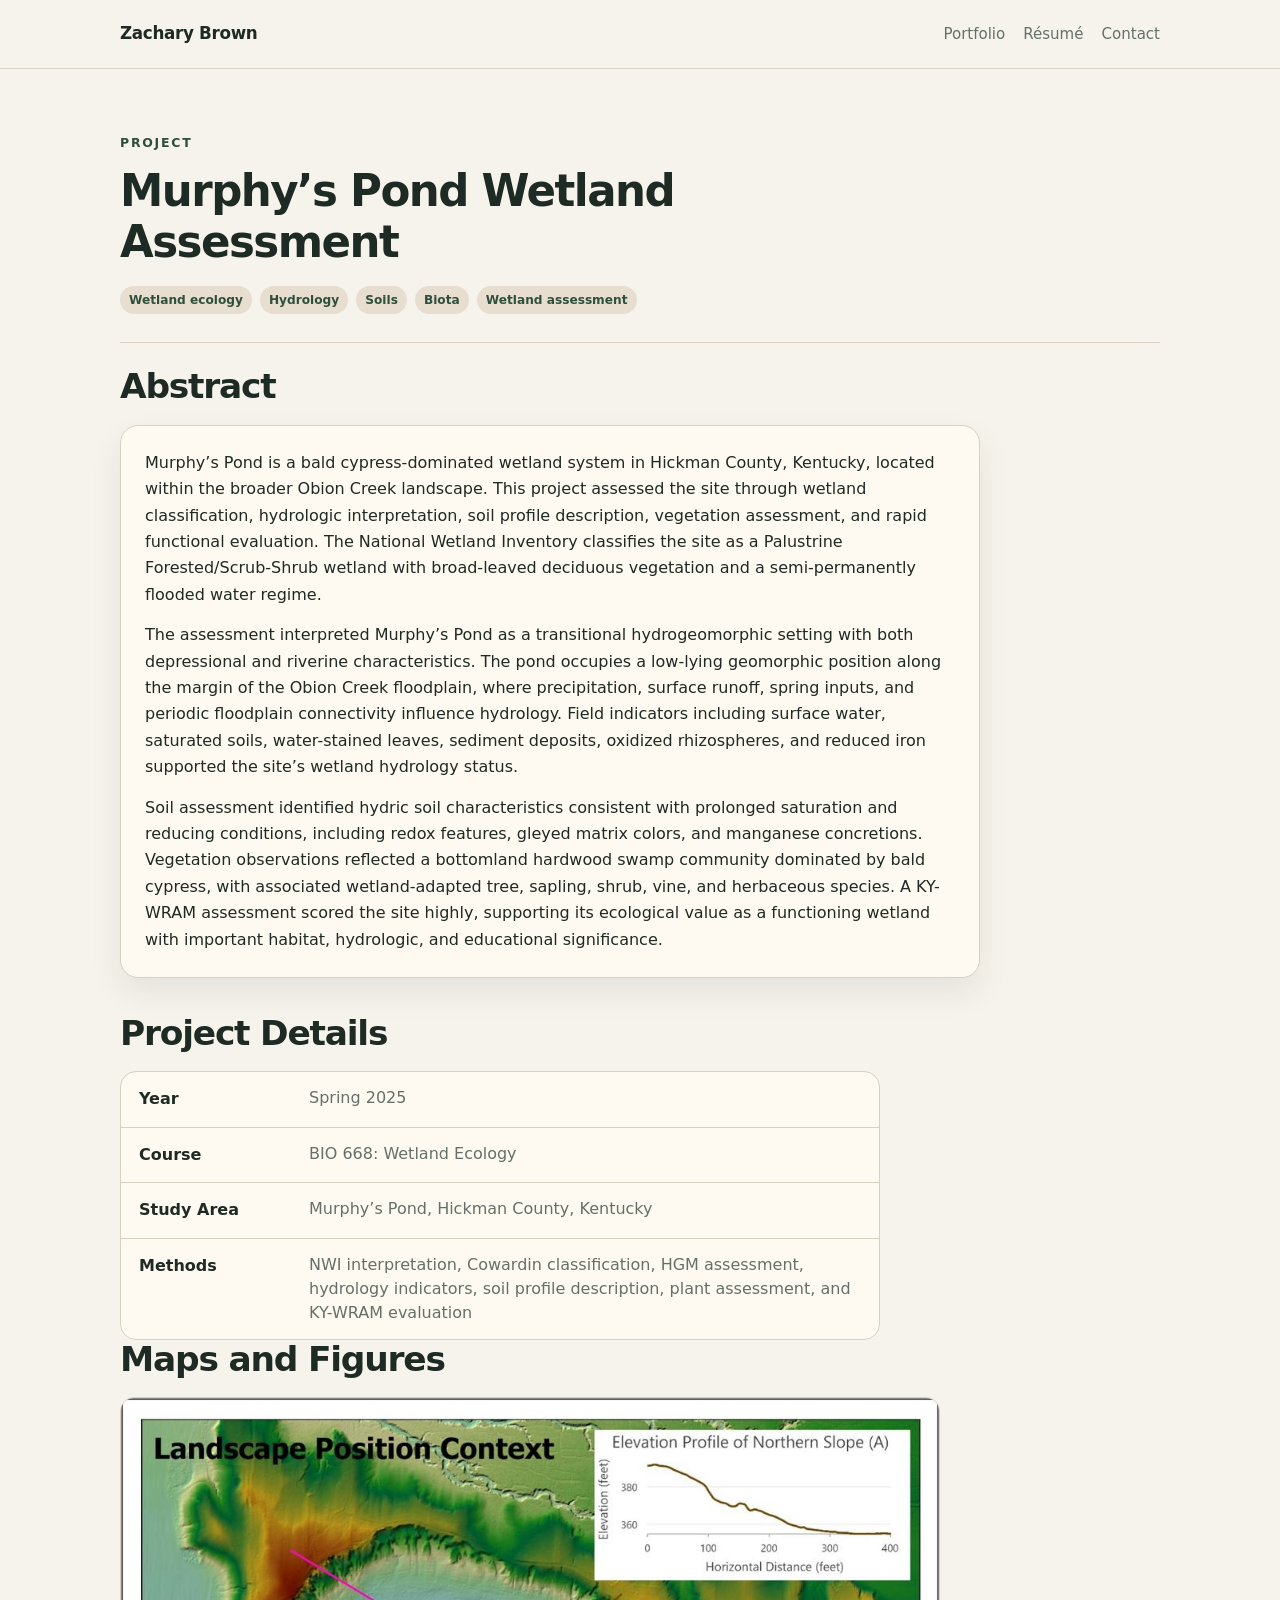
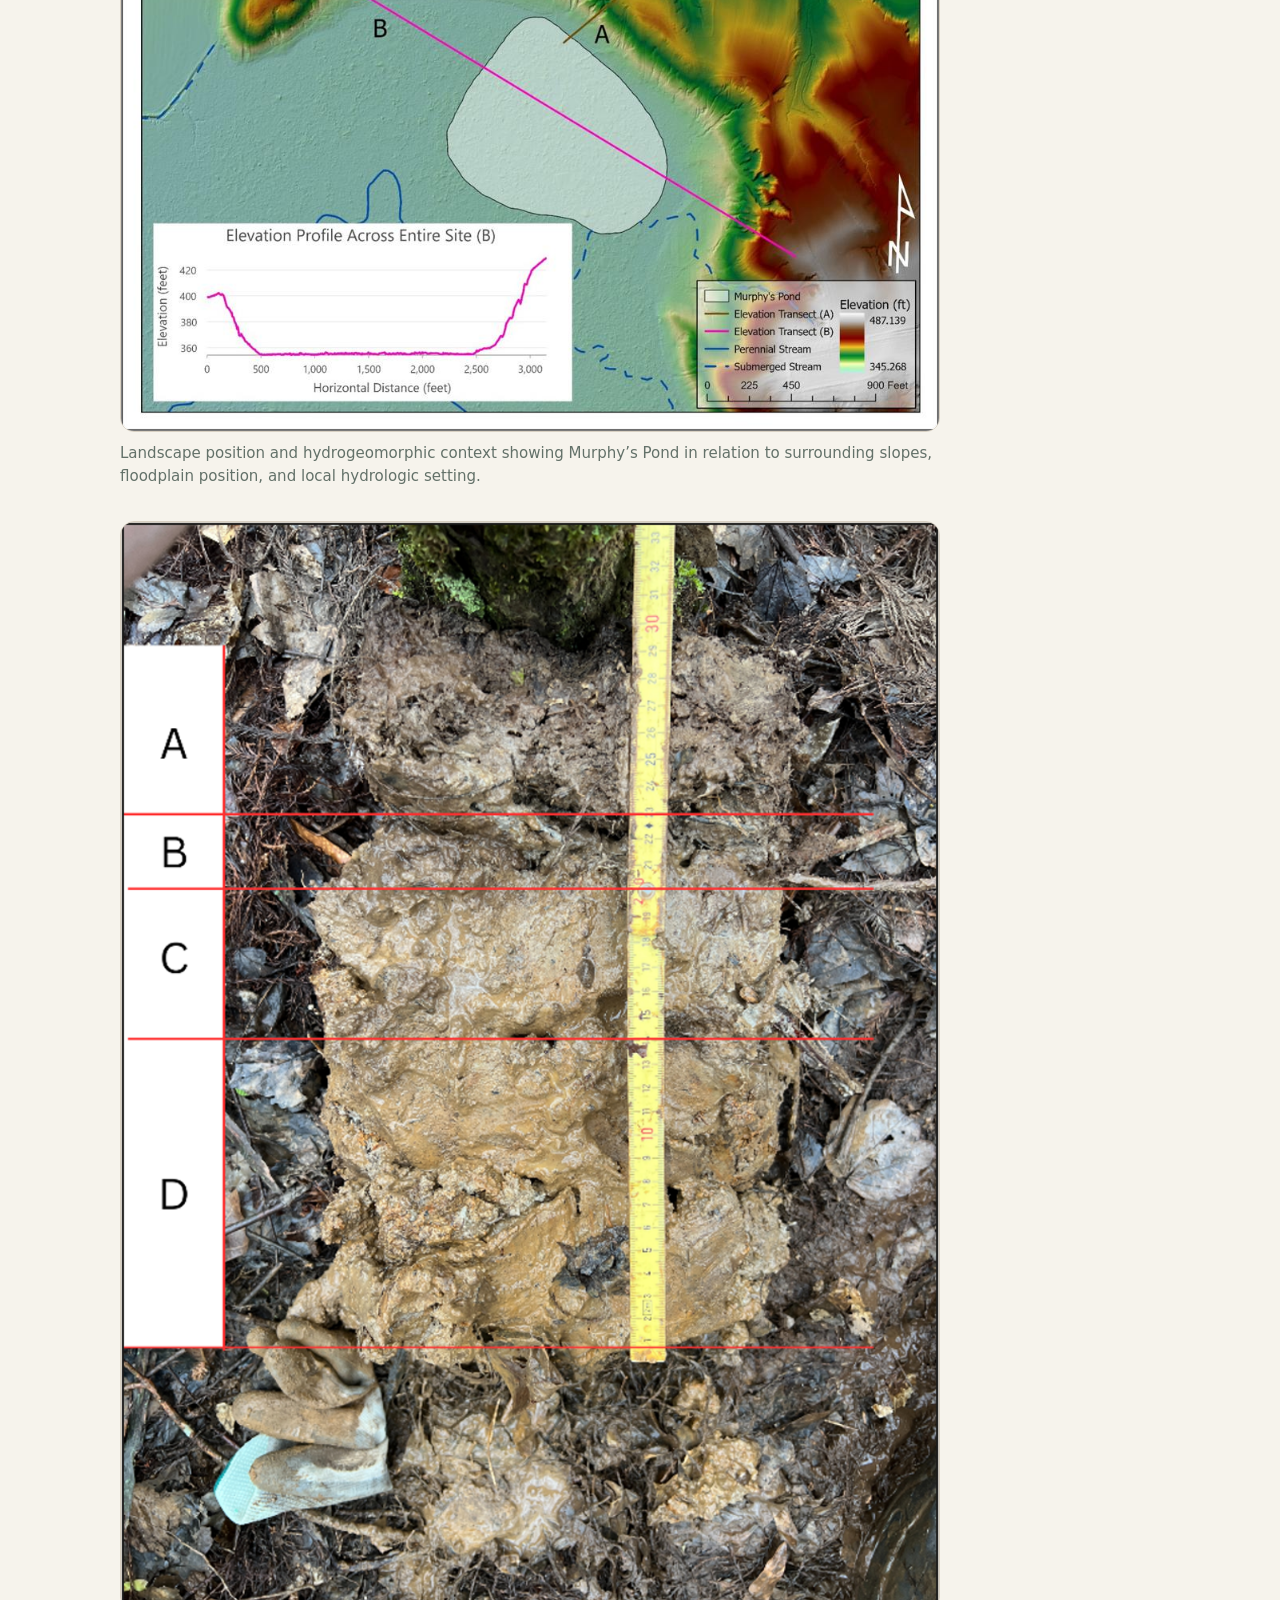
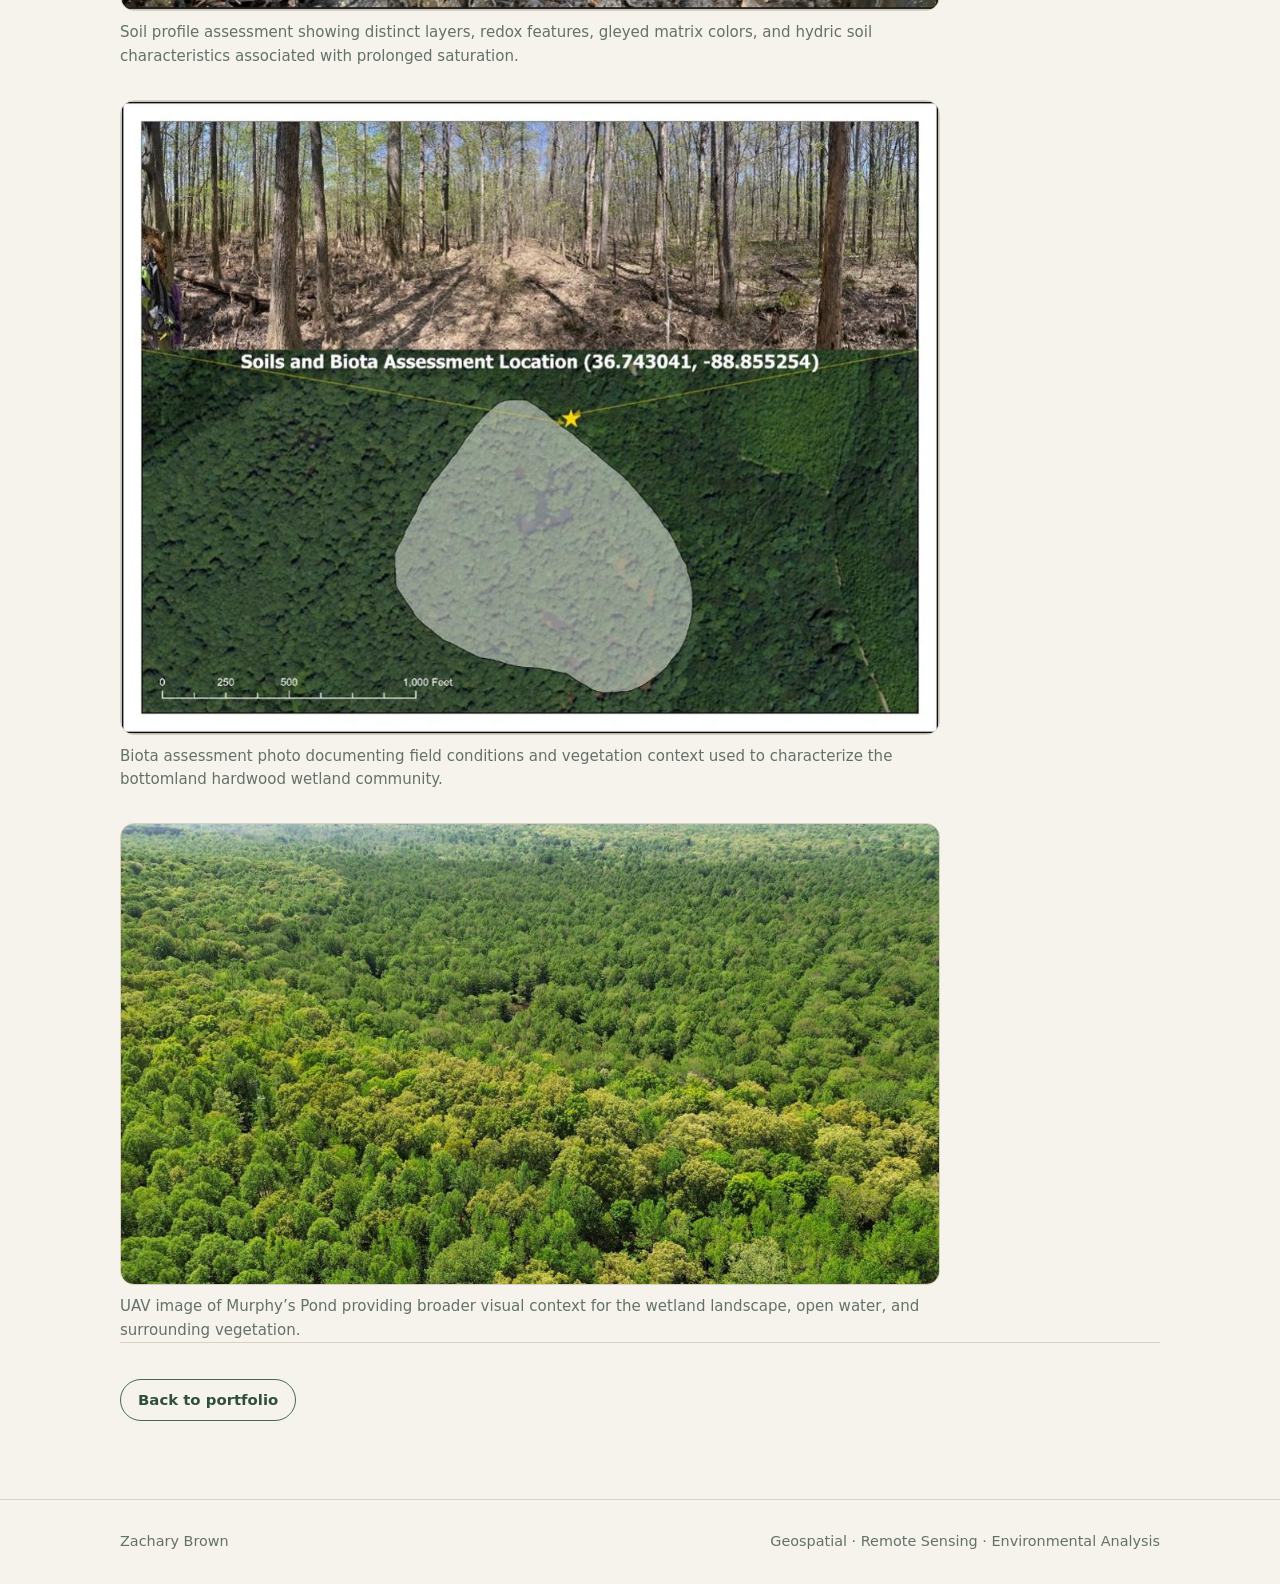
<file: projects/murphys-pond.html>
<!doctype html>
<html lang="en">
<head>
  <meta charset="utf-8">
  <meta name="viewport" content="width=device-width, initial-scale=1">
  <title>Murphy’s Pond Wetland Assessment | Zachary Brown</title>
  <meta name="description" content="Zachary Brown geospatial portfolio focused on wetland assessment, hydrology, soils, biota, GIS, and environmental interpretation.">
  <link rel="stylesheet" href="../assets/css/styles.css">
</head>

<body>
<header class="site-header">
  <nav class="nav">
    <a class="brand" href="../index.html">Zachary Brown</a>
    <div class="nav-links">
      <a href="../portfolio.html">Portfolio</a>
      <a href="../resume.html">Résumé</a>
      <a href="../contact.html">Contact</a>
    </div>
  </nav>
</header>

<main>

<section class="project-hero">
  <p class="eyebrow">Project</p>
  <h1 class="project-title">Murphy’s Pond Wetland Assessment</h1>
  <div class="meta">
    <span class="tag">Wetland ecology</span>
    <span class="tag">Hydrology</span>
    <span class="tag">Soils</span>
    <span class="tag">Biota</span>
    <span class="tag">Wetland assessment</span>
  </div>
</section>

<section class="section compact">
  <h2>Abstract</h2>
  <div class="abstract">
    <p>
      Murphy’s Pond is a bald cypress-dominated wetland system in Hickman County, Kentucky, located within the broader Obion Creek landscape. This project assessed the site through wetland classification, hydrologic interpretation, soil profile description, vegetation assessment, and rapid functional evaluation. The National Wetland Inventory classifies the site as a Palustrine Forested/Scrub-Shrub wetland with broad-leaved deciduous vegetation and a semi-permanently flooded water regime.
    </p>

    <p>
      The assessment interpreted Murphy’s Pond as a transitional hydrogeomorphic setting with both depressional and riverine characteristics. The pond occupies a low-lying geomorphic position along the margin of the Obion Creek floodplain, where precipitation, surface runoff, spring inputs, and periodic floodplain connectivity influence hydrology. Field indicators including surface water, saturated soils, water-stained leaves, sediment deposits, oxidized rhizospheres, and reduced iron supported the site’s wetland hydrology status.
    </p>

    <p>
      Soil assessment identified hydric soil characteristics consistent with prolonged saturation and reducing conditions, including redox features, gleyed matrix colors, and manganese concretions. Vegetation observations reflected a bottomland hardwood swamp community dominated by bald cypress, with associated wetland-adapted tree, sapling, shrub, vine, and herbaceous species. A KY-WRAM assessment scored the site highly, supporting its ecological value as a functioning wetland with important habitat, hydrologic, and educational significance.
    </p>
  </div>
</section>

<section class="content-section">
  <h2>Project Details</h2>

  <div class="detail-card">
    <div class="detail-item">
      <span class="detail-label">Year</span>
      <span class="detail-value">Spring 2025</span>
    </div>

    <div class="detail-item">
      <span class="detail-label">Course</span>
      <span class="detail-value">BIO 668: Wetland Ecology</span>
    </div>

    <div class="detail-item">
      <span class="detail-label">Study Area</span>
      <span class="detail-value">Murphy’s Pond, Hickman County, Kentucky</span>
    </div>

    <div class="detail-item">
      <span class="detail-label">Methods</span>
      <span class="detail-value">NWI interpretation, Cowardin classification, HGM assessment, hydrology indicators, soil profile description, plant assessment, and KY-WRAM evaluation</span>
    </div>
  </div>
</section>

<section class="content-section">
  <h2>Maps and Figures</h2>

  <div class="figure-stack">

    <figure>
      <img src="../assets/img/murphys-pond/landscape-position.jpg" alt="Landscape position and hydrogeomorphic setting of Murphy's Pond">
      <figcaption>
        Landscape position and hydrogeomorphic context showing Murphy’s Pond in relation to surrounding slopes, floodplain position, and local hydrologic setting.
      </figcaption>
    </figure>

    <figure>
      <img src="../assets/img/murphys-pond/soil-profile.png" alt="Hydric soil profile from Murphy's Pond wetland assessment">
      <figcaption>
        Soil profile assessment showing distinct layers, redox features, gleyed matrix colors, and hydric soil characteristics associated with prolonged saturation.
      </figcaption>
    </figure>

    <figure>
      <img src="../assets/img/murphys-pond/biota-figure-7.jpg" alt="Panoramic biota assessment photo from Murphy's Pond">
      <figcaption>
        Biota assessment photo documenting field conditions and vegetation context used to characterize the bottomland hardwood wetland community.
      </figcaption>
    </figure>

    <figure>
      <img src="../assets/img/murphys-pond/drone-photo.jpg" alt="Drone photo of Murphy's Pond wetland">
      <figcaption>
        UAV image of Murphy’s Pond providing broader visual context for the wetland landscape, open water, and surrounding vegetation.
      </figcaption>
    </figure>

  </div>
</section>

<section class="section">
  <a class="button secondary" href="../portfolio.html">Back to portfolio</a>
</section>

</main>

<footer class="footer">
  <div class="footer-inner">
    <span>Zachary Brown</span>
    <span>Geospatial · Remote Sensing · Environmental Analysis</span>
  </div>
</footer>

<script src="../assets/js/main.js"></script>
</body>
</html>
</file>
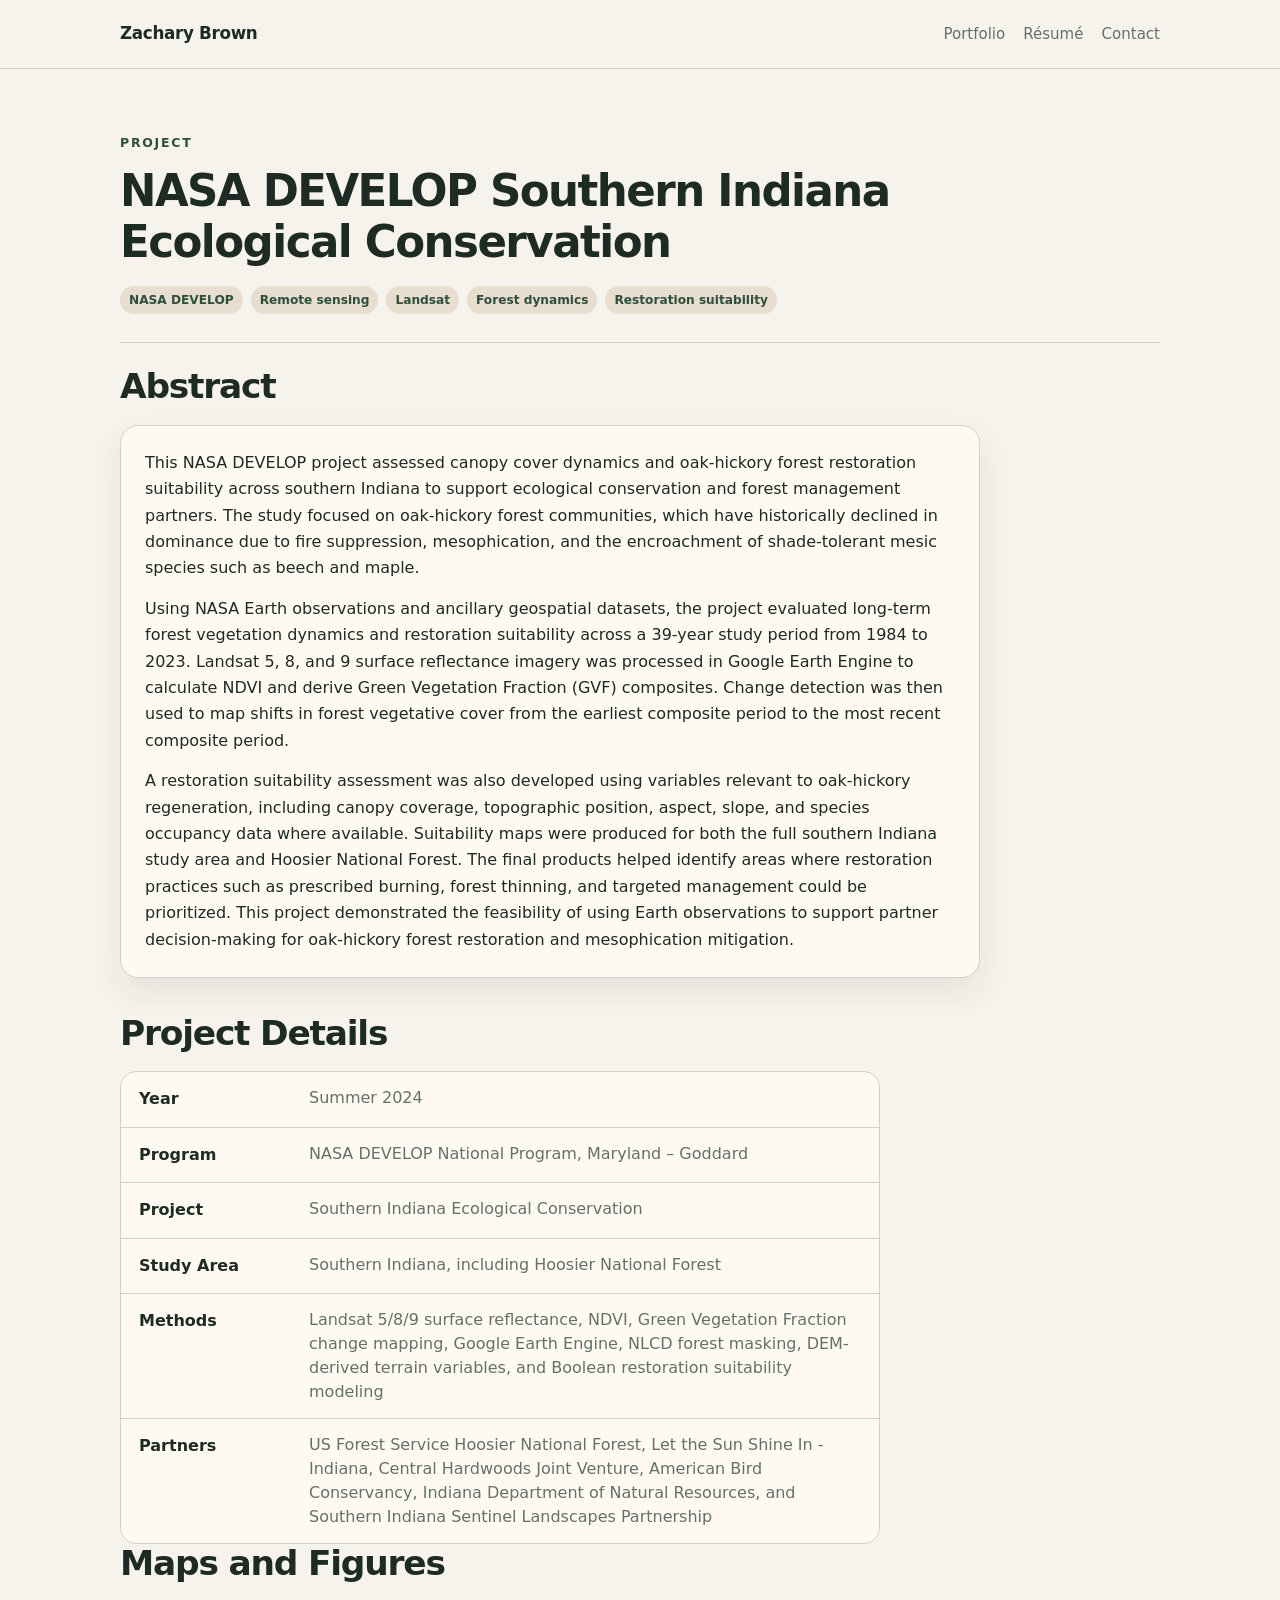
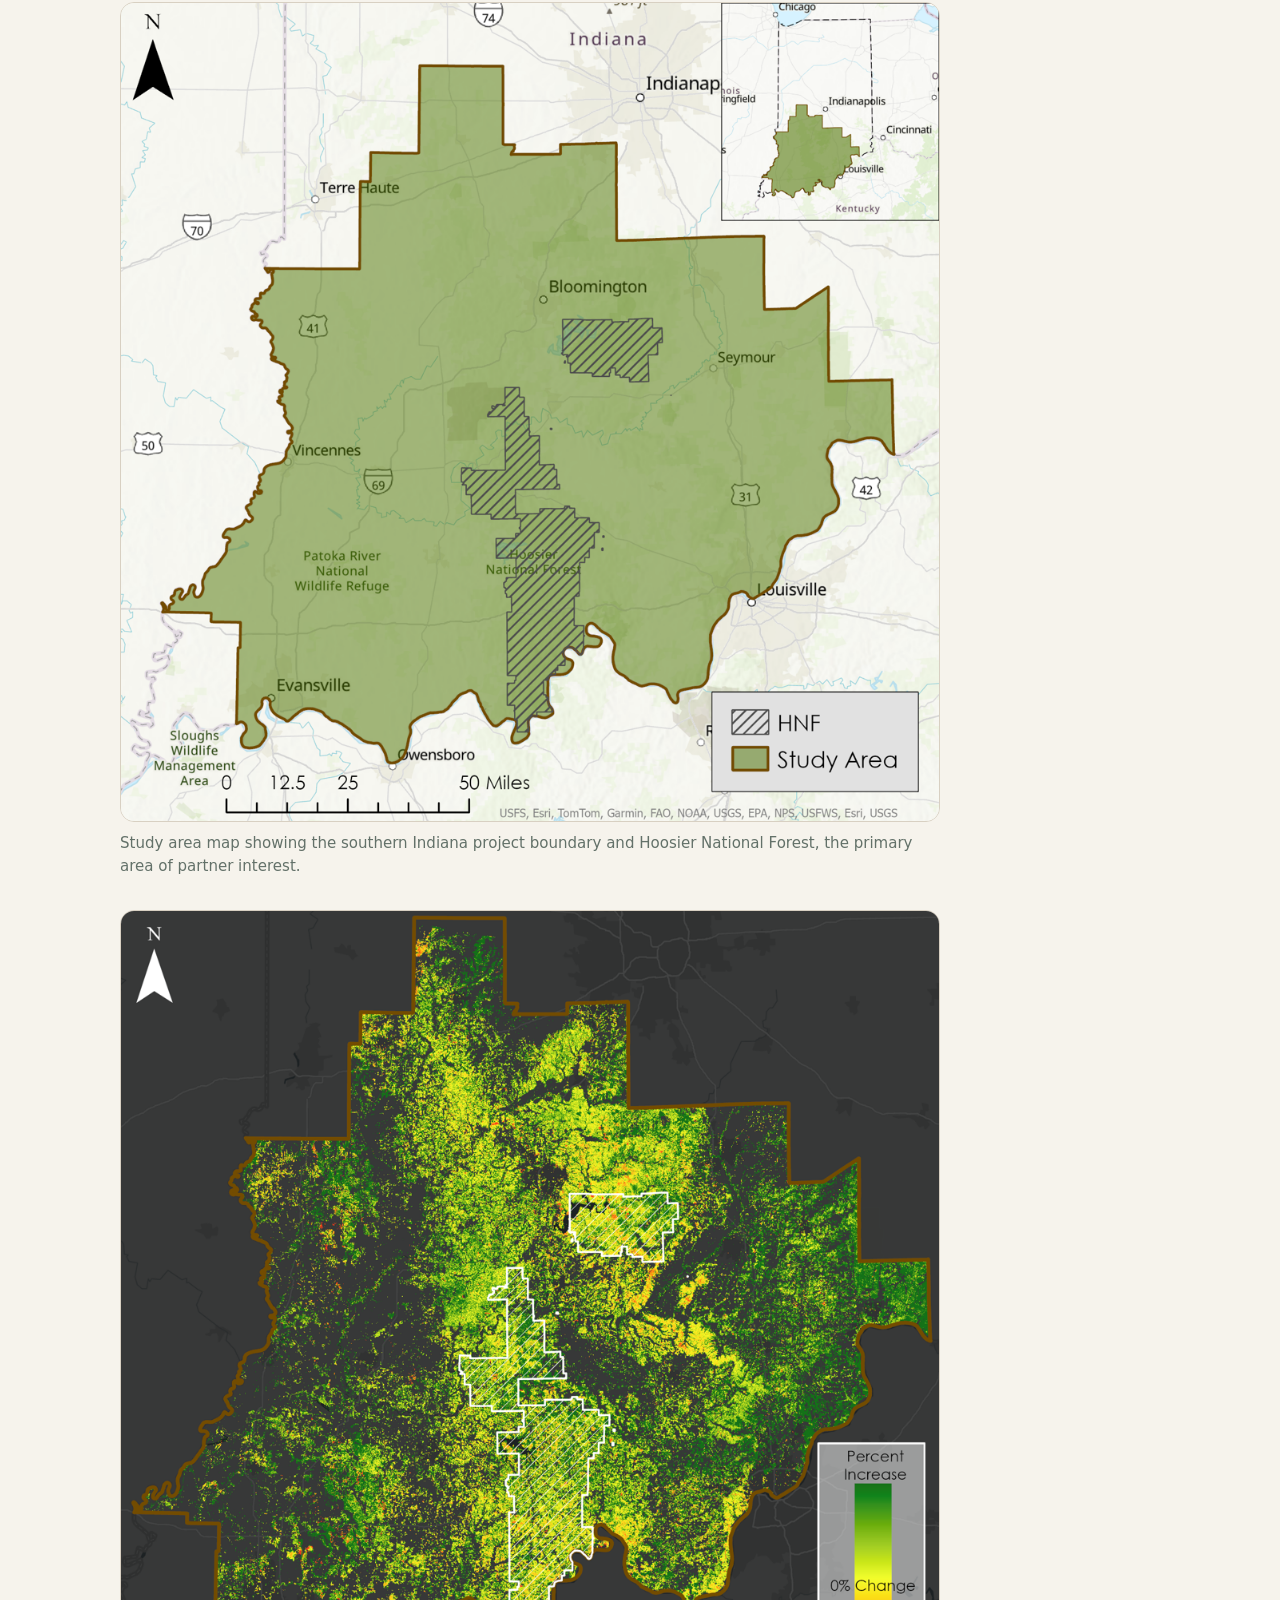
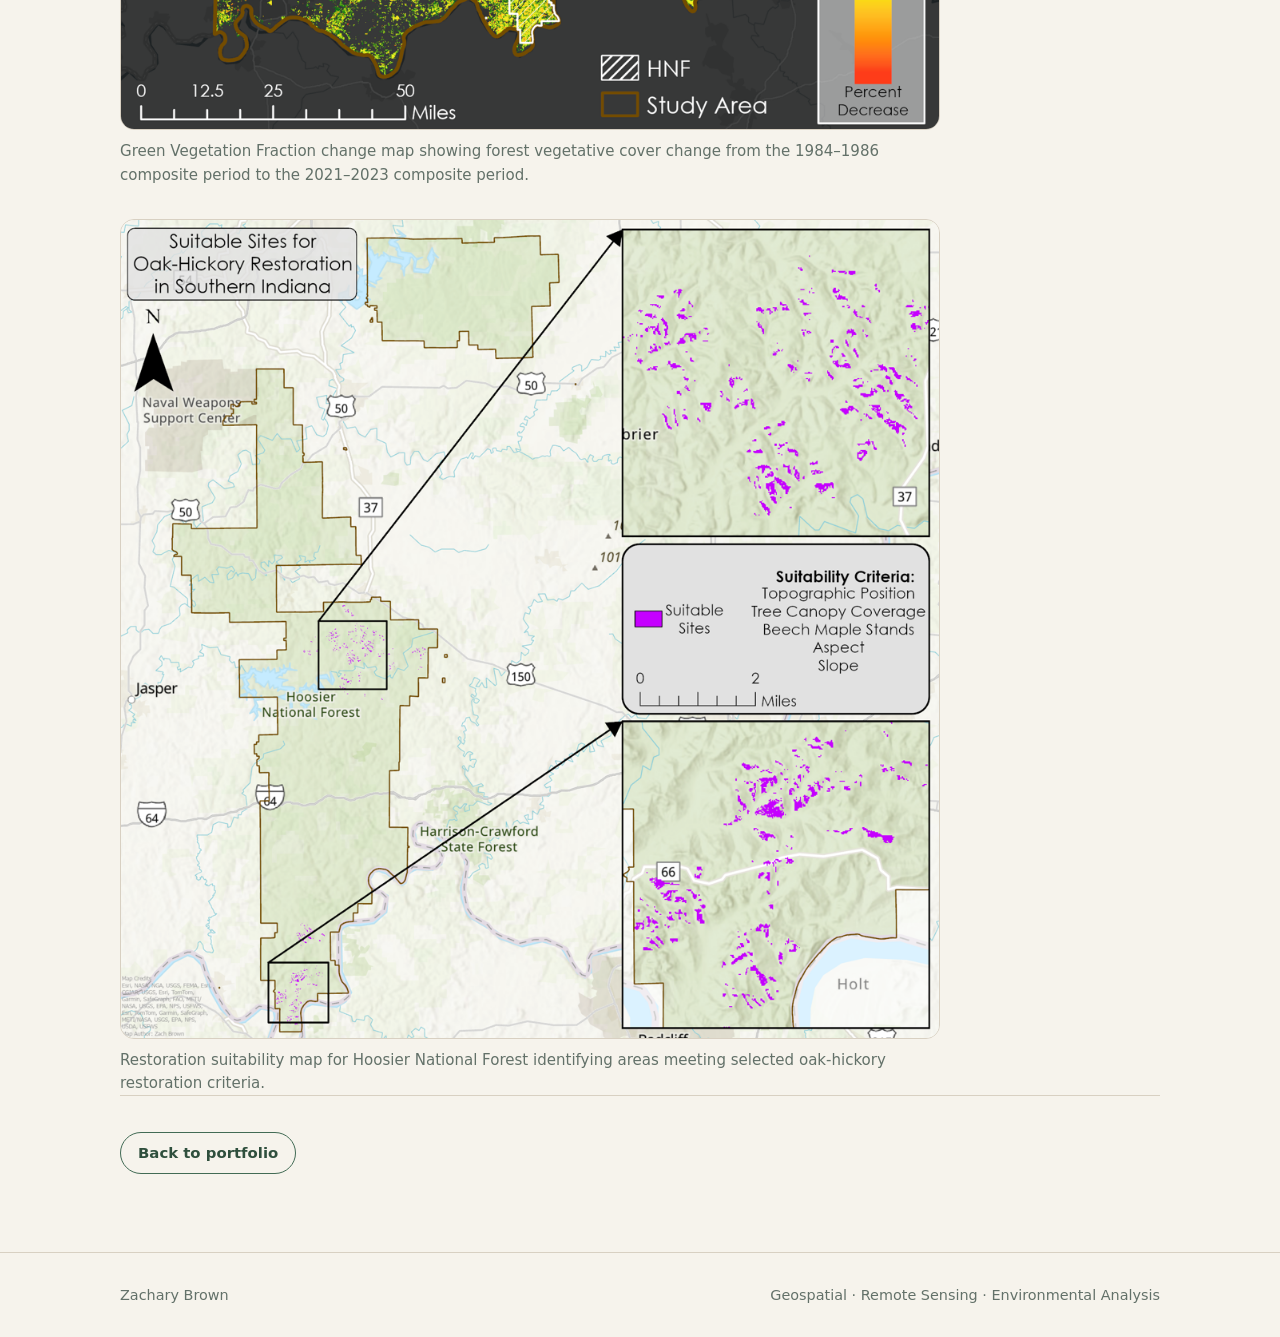
<file: projects/nasa-develop.html>
<!doctype html>
<html lang="en">
<head>
  <meta charset="utf-8">
  <meta name="viewport" content="width=device-width, initial-scale=1">
  <title>NASA DEVELOP Southern Indiana Ecological Conservation | Zachary Brown</title>
  <meta name="description" content="Zachary Brown geospatial portfolio focused on NASA DEVELOP, remote sensing, forest dynamics, restoration suitability mapping, and environmental decision-support.">
  <link rel="stylesheet" href="../assets/css/styles.css">
</head>

<body>
<header class="site-header">
  <nav class="nav">
    <a class="brand" href="../index.html">Zachary Brown</a>
    <div class="nav-links">
      <a href="../portfolio.html">Portfolio</a>
      <a href="../resume.html">Résumé</a>
      <a href="../contact.html">Contact</a>
    </div>
  </nav>
</header>

<main>

<section class="project-hero">
  <p class="eyebrow">Project</p>
  <h1 class="project-title">NASA DEVELOP Southern Indiana Ecological Conservation</h1>
  <div class="meta">
    <span class="tag">NASA DEVELOP</span>
    <span class="tag">Remote sensing</span>
    <span class="tag">Landsat</span>
    <span class="tag">Forest dynamics</span>
    <span class="tag">Restoration suitability</span>
  </div>
</section>

<section class="section compact">
  <h2>Abstract</h2>
  <div class="abstract">
    <p>
      This NASA DEVELOP project assessed canopy cover dynamics and oak-hickory forest restoration suitability across southern Indiana to support ecological conservation and forest management partners. The study focused on oak-hickory forest communities, which have historically declined in dominance due to fire suppression, mesophication, and the encroachment of shade-tolerant mesic species such as beech and maple.
    </p>

    <p>
      Using NASA Earth observations and ancillary geospatial datasets, the project evaluated long-term forest vegetation dynamics and restoration suitability across a 39-year study period from 1984 to 2023. Landsat 5, 8, and 9 surface reflectance imagery was processed in Google Earth Engine to calculate NDVI and derive Green Vegetation Fraction (GVF) composites. Change detection was then used to map shifts in forest vegetative cover from the earliest composite period to the most recent composite period.
    </p>

    <p>
      A restoration suitability assessment was also developed using variables relevant to oak-hickory regeneration, including canopy coverage, topographic position, aspect, slope, and species occupancy data where available. Suitability maps were produced for both the full southern Indiana study area and Hoosier National Forest. The final products helped identify areas where restoration practices such as prescribed burning, forest thinning, and targeted management could be prioritized. This project demonstrated the feasibility of using Earth observations to support partner decision-making for oak-hickory forest restoration and mesophication mitigation.
    </p>
  </div>
</section>

<section class="content-section">
  <h2>Project Details</h2>

  <div class="detail-card">
    <div class="detail-item">
      <span class="detail-label">Year</span>
      <span class="detail-value">Summer 2024</span>
    </div>

    <div class="detail-item">
      <span class="detail-label">Program</span>
      <span class="detail-value">NASA DEVELOP National Program, Maryland – Goddard</span>
    </div>

    <div class="detail-item">
      <span class="detail-label">Project</span>
      <span class="detail-value">Southern Indiana Ecological Conservation</span>
    </div>

    <div class="detail-item">
      <span class="detail-label">Study Area</span>
      <span class="detail-value">Southern Indiana, including Hoosier National Forest</span>
    </div>

    <div class="detail-item">
      <span class="detail-label">Methods</span>
      <span class="detail-value">Landsat 5/8/9 surface reflectance, NDVI, Green Vegetation Fraction change mapping, Google Earth Engine, NLCD forest masking, DEM-derived terrain variables, and Boolean restoration suitability modeling</span>
    </div>

    <div class="detail-item">
      <span class="detail-label">Partners</span>
      <span class="detail-value">US Forest Service Hoosier National Forest, Let the Sun Shine In - Indiana, Central Hardwoods Joint Venture, American Bird Conservancy, Indiana Department of Natural Resources, and Southern Indiana Sentinel Landscapes Partnership</span>
    </div>
  </div>
</section>

<section class="content-section">
  <h2>Maps and Figures</h2>

  <div class="figure-stack">

    <figure>
      <img src="../assets/img/nasa-develop/study-area.png" alt="Southern Indiana study area and Hoosier National Forest map">
      <figcaption>
        Study area map showing the southern Indiana project boundary and Hoosier National Forest, the primary area of partner interest.
      </figcaption>
    </figure>

    <figure>
      <img src="../assets/img/nasa-develop/forest-change-map.png" alt="Green Vegetation Fraction forest change map for southern Indiana">
      <figcaption>
        Green Vegetation Fraction change map showing forest vegetative cover change from the 1984–1986 composite period to the 2021–2023 composite period.
      </figcaption>
    </figure>

    <figure>
      <img src="../assets/img/nasa-develop/hnf-suitability-map.png" alt="Oak-hickory restoration suitability map for Hoosier National Forest">
      <figcaption>
        Restoration suitability map for Hoosier National Forest identifying areas meeting selected oak-hickory restoration criteria.
      </figcaption>
    </figure>

  </div>
</section>

<section class="section">
  <a class="button secondary" href="../portfolio.html">Back to portfolio</a>
</section>

</main>

<footer class="footer">
  <div class="footer-inner">
    <span>Zachary Brown</span>
    <span>Geospatial · Remote Sensing · Environmental Analysis</span>
  </div>
</footer>

<script src="../assets/js/main.js"></script>
</body>
</html>
</file>
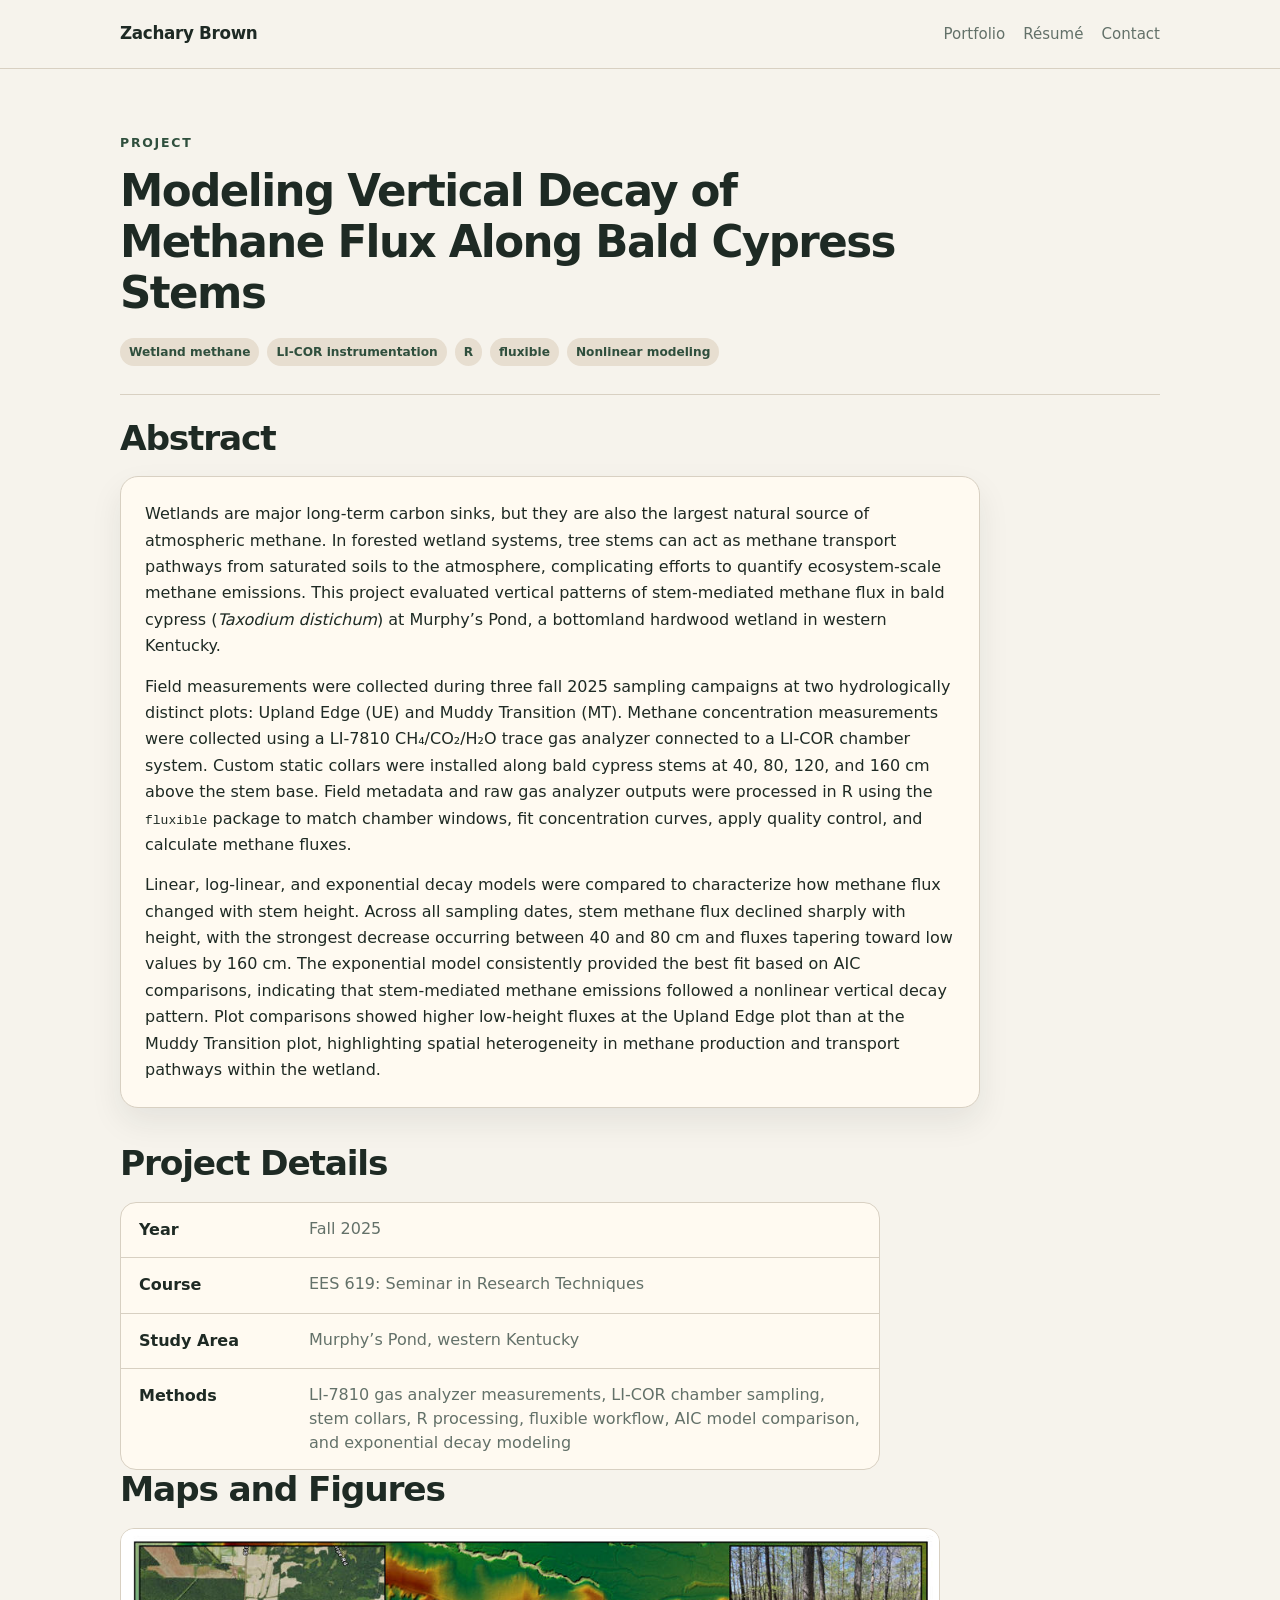
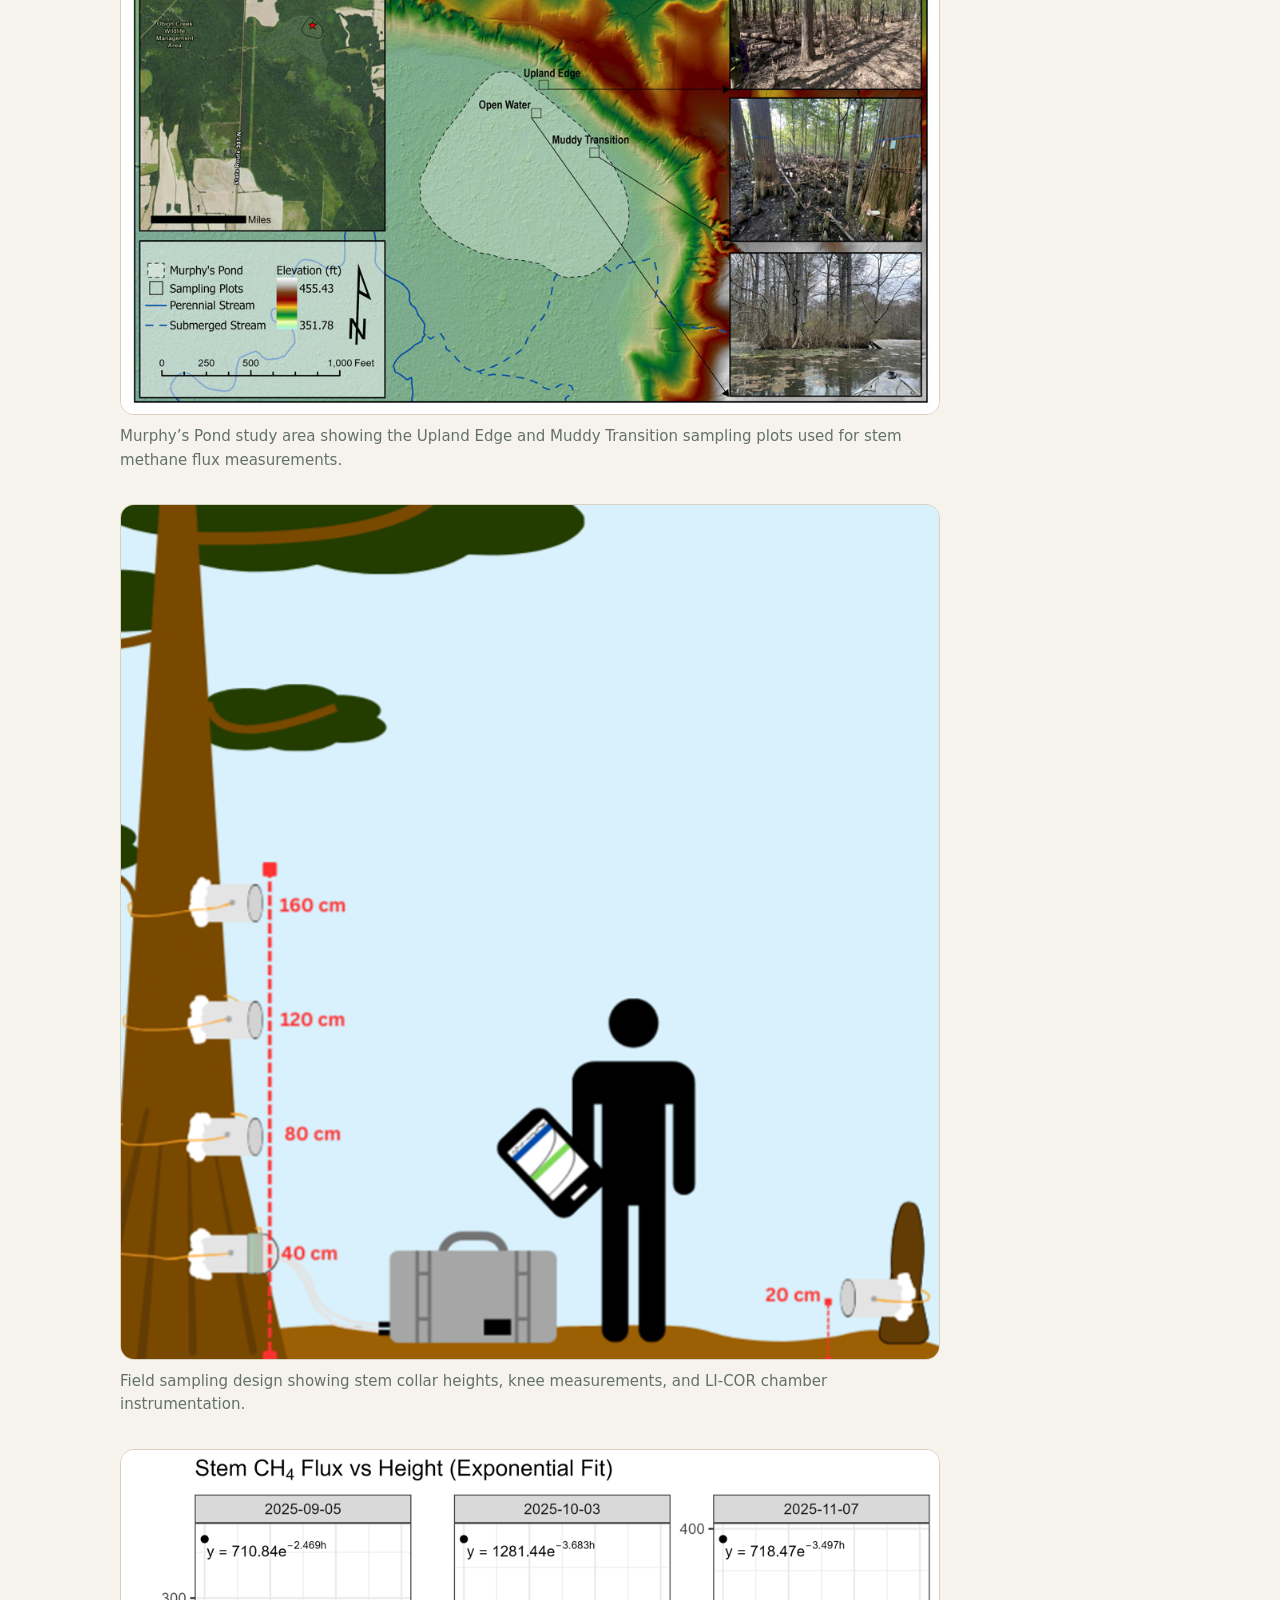
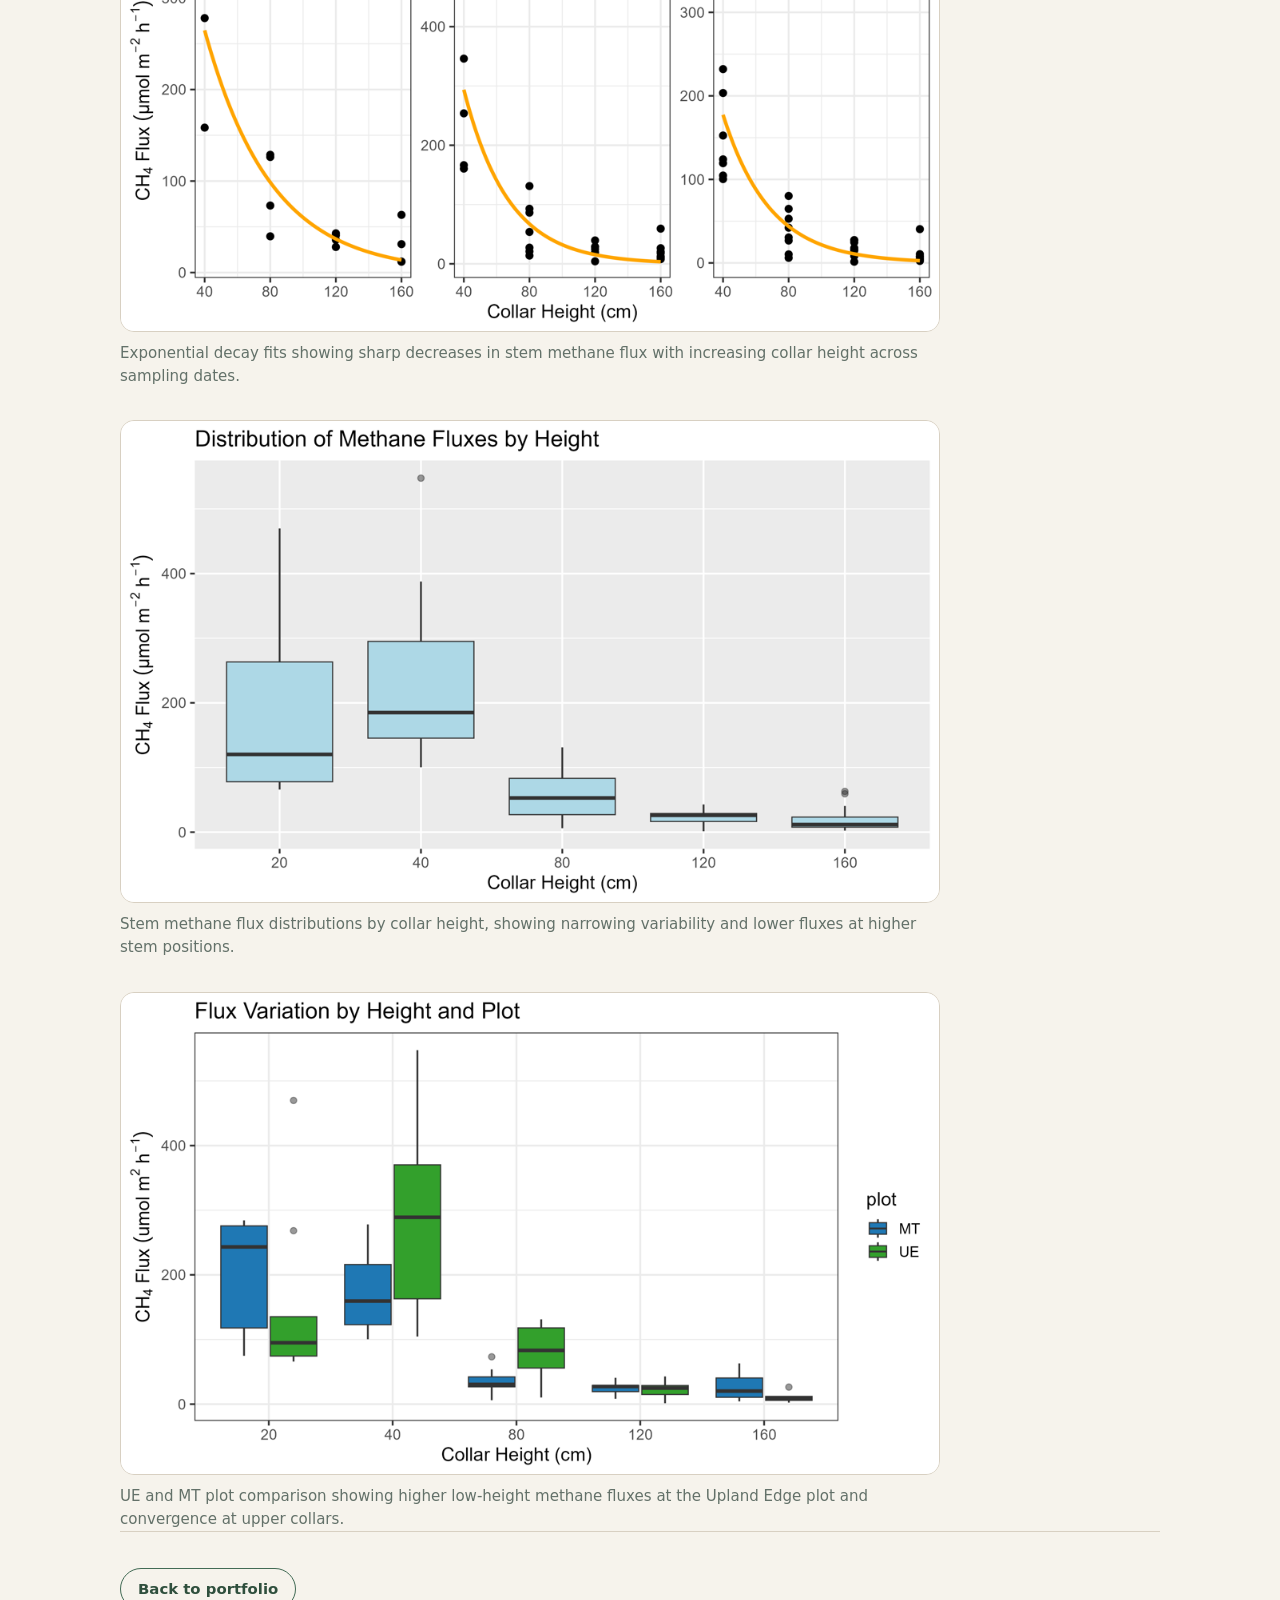
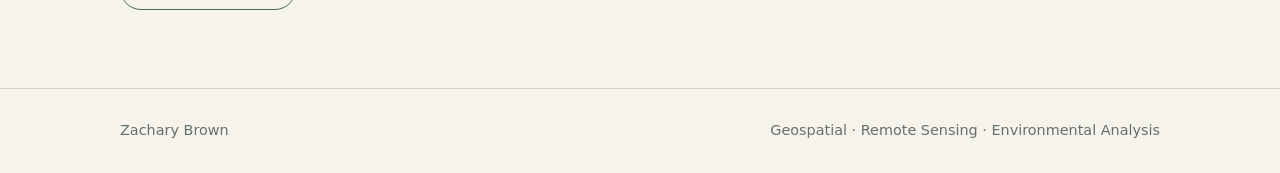
<file: projects/stem-methane.html>
<!doctype html>
<html lang="en">
<head>
  <meta charset="utf-8">
  <meta name="viewport" content="width=device-width, initial-scale=1">
  <title>Stem Methane Flux Decay | Zachary Brown</title>
  <meta name="description" content="Zachary Brown geospatial portfolio focused on wetlands, methane flux analysis, field instrumentation, R workflows, and environmental data analysis.">
  <link rel="stylesheet" href="../assets/css/styles.css">
</head>

<body>
<header class="site-header">
  <nav class="nav">
    <a class="brand" href="../index.html">Zachary Brown</a>
    <div class="nav-links">
      <a href="../portfolio.html">Portfolio</a>
      <a href="../resume.html">Résumé</a>
      <a href="../contact.html">Contact</a>
    </div>
  </nav>
</header>

<main>

<section class="project-hero">
  <p class="eyebrow">Project</p>
  <h1 class="project-title">Modeling Vertical Decay of Methane Flux Along Bald Cypress Stems</h1>
  <div class="meta">
    <span class="tag">Wetland methane</span>
    <span class="tag">LI-COR instrumentation</span>
    <span class="tag">R</span>
    <span class="tag">fluxible</span>
    <span class="tag">Nonlinear modeling</span>
  </div>
</section>

<section class="section compact">
  <h2>Abstract</h2>
  <div class="abstract">
    <p>
      Wetlands are major long-term carbon sinks, but they are also the largest natural source of atmospheric methane. In forested wetland systems, tree stems can act as methane transport pathways from saturated soils to the atmosphere, complicating efforts to quantify ecosystem-scale methane emissions. This project evaluated vertical patterns of stem-mediated methane flux in bald cypress (<em>Taxodium distichum</em>) at Murphy’s Pond, a bottomland hardwood wetland in western Kentucky.
    </p>

    <p>
      Field measurements were collected during three fall 2025 sampling campaigns at two hydrologically distinct plots: Upland Edge (UE) and Muddy Transition (MT). Methane concentration measurements were collected using a LI-7810 CH₄/CO₂/H₂O trace gas analyzer connected to a LI-COR chamber system. Custom static collars were installed along bald cypress stems at 40, 80, 120, and 160 cm above the stem base. Field metadata and raw gas analyzer outputs were processed in R using the <code>fluxible</code> package to match chamber windows, fit concentration curves, apply quality control, and calculate methane fluxes.
    </p>

    <p>
      Linear, log-linear, and exponential decay models were compared to characterize how methane flux changed with stem height. Across all sampling dates, stem methane flux declined sharply with height, with the strongest decrease occurring between 40 and 80 cm and fluxes tapering toward low values by 160 cm. The exponential model consistently provided the best fit based on AIC comparisons, indicating that stem-mediated methane emissions followed a nonlinear vertical decay pattern. Plot comparisons showed higher low-height fluxes at the Upland Edge plot than at the Muddy Transition plot, highlighting spatial heterogeneity in methane production and transport pathways within the wetland.
    </p>
  </div>
</section>

<section class="content-section">
  <h2>Project Details</h2>

  <div class="detail-card">
    <div class="detail-item">
      <span class="detail-label">Year</span>
      <span class="detail-value">Fall 2025</span>
    </div>

    <div class="detail-item">
      <span class="detail-label">Course</span>
      <span class="detail-value">EES 619: Seminar in Research Techniques</span>
    </div>

    <div class="detail-item">
      <span class="detail-label">Study Area</span>
      <span class="detail-value">Murphy’s Pond, western Kentucky</span>
    </div>

    <div class="detail-item">
      <span class="detail-label">Methods</span>
      <span class="detail-value">LI-7810 gas analyzer measurements, LI-COR chamber sampling, stem collars, R processing, fluxible workflow, AIC model comparison, and exponential decay modeling</span>
    </div>
  </div>
</section>

<section class="content-section">
  <h2>Maps and Figures</h2>

  <div class="figure-stack">

    <figure>
      <img src="../assets/img/stem-methane/study-area.jpg" alt="Study area map of Murphy's Pond stem methane sampling plots">
      <figcaption>
        Murphy’s Pond study area showing the Upland Edge and Muddy Transition sampling plots used for stem methane flux measurements.
      </figcaption>
    </figure>

    <figure>
      <img src="../assets/img/stem-methane/field-setup.png" alt="Field setup diagram for stem and knee methane flux sampling">
      <figcaption>
        Field sampling design showing stem collar heights, knee measurements, and LI-COR chamber instrumentation.
      </figcaption>
    </figure>

    <figure>
      <img src="../assets/img/stem-methane/exponential-decay.png" alt="Exponential decay model of stem methane flux by collar height">
      <figcaption>
        Exponential decay fits showing sharp decreases in stem methane flux with increasing collar height across sampling dates.
      </figcaption>
    </figure>

    <figure>
      <img src="../assets/img/stem-methane/flux-by-height.png" alt="Boxplot of methane flux distribution by stem collar height">
      <figcaption>
        Stem methane flux distributions by collar height, showing narrowing variability and lower fluxes at higher stem positions.
      </figcaption>
    </figure>

    <figure>
      <img src="../assets/img/stem-methane/ue-mt-comparison.png" alt="Comparison of stem methane flux by height and plot">
      <figcaption>
        UE and MT plot comparison showing higher low-height methane fluxes at the Upland Edge plot and convergence at upper collars.
      </figcaption>
    </figure>

  </div>
</section>

<section class="section">
  <a class="button secondary" href="../portfolio.html">Back to portfolio</a>
</section>

</main>

<footer class="footer">
  <div class="footer-inner">
    <span>Zachary Brown</span>
    <span>Geospatial · Remote Sensing · Environmental Analysis</span>
  </div>
</footer>

<script src="../assets/js/main.js"></script>
</body>
</html>
</file>
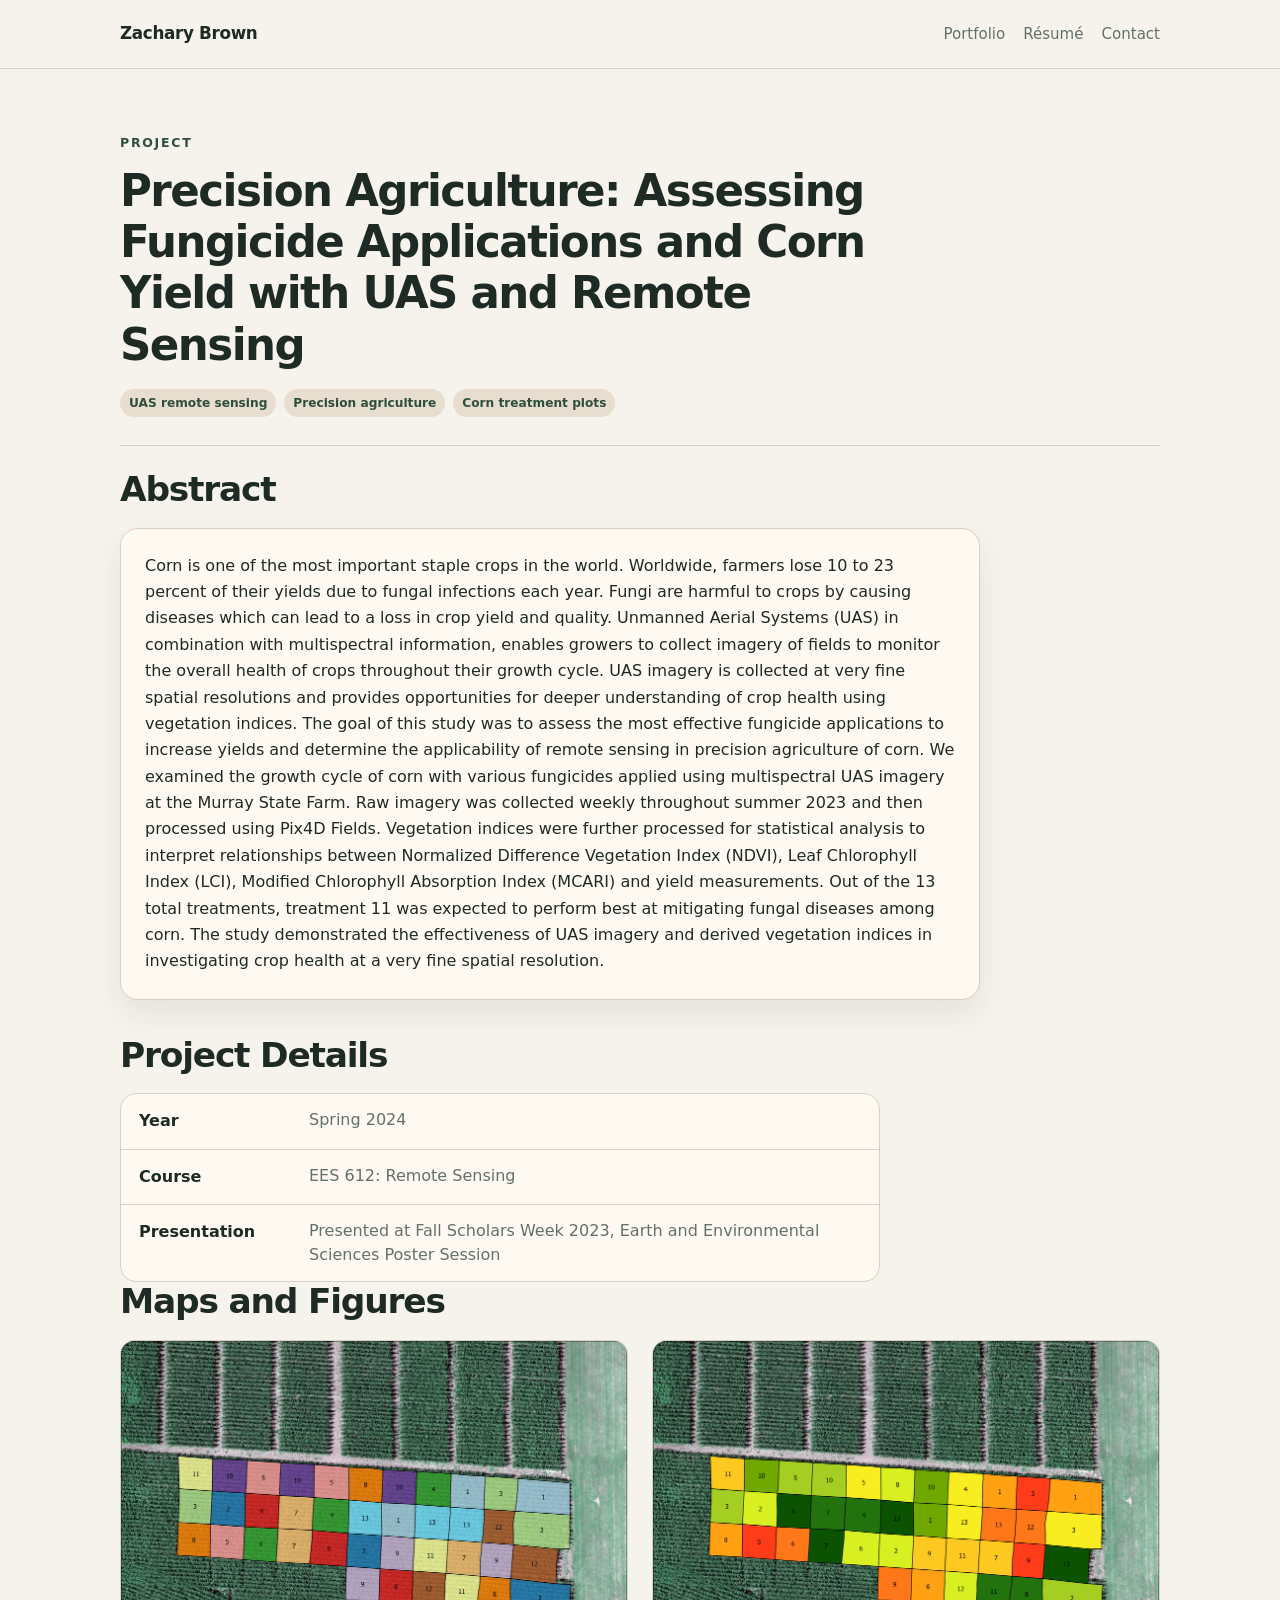
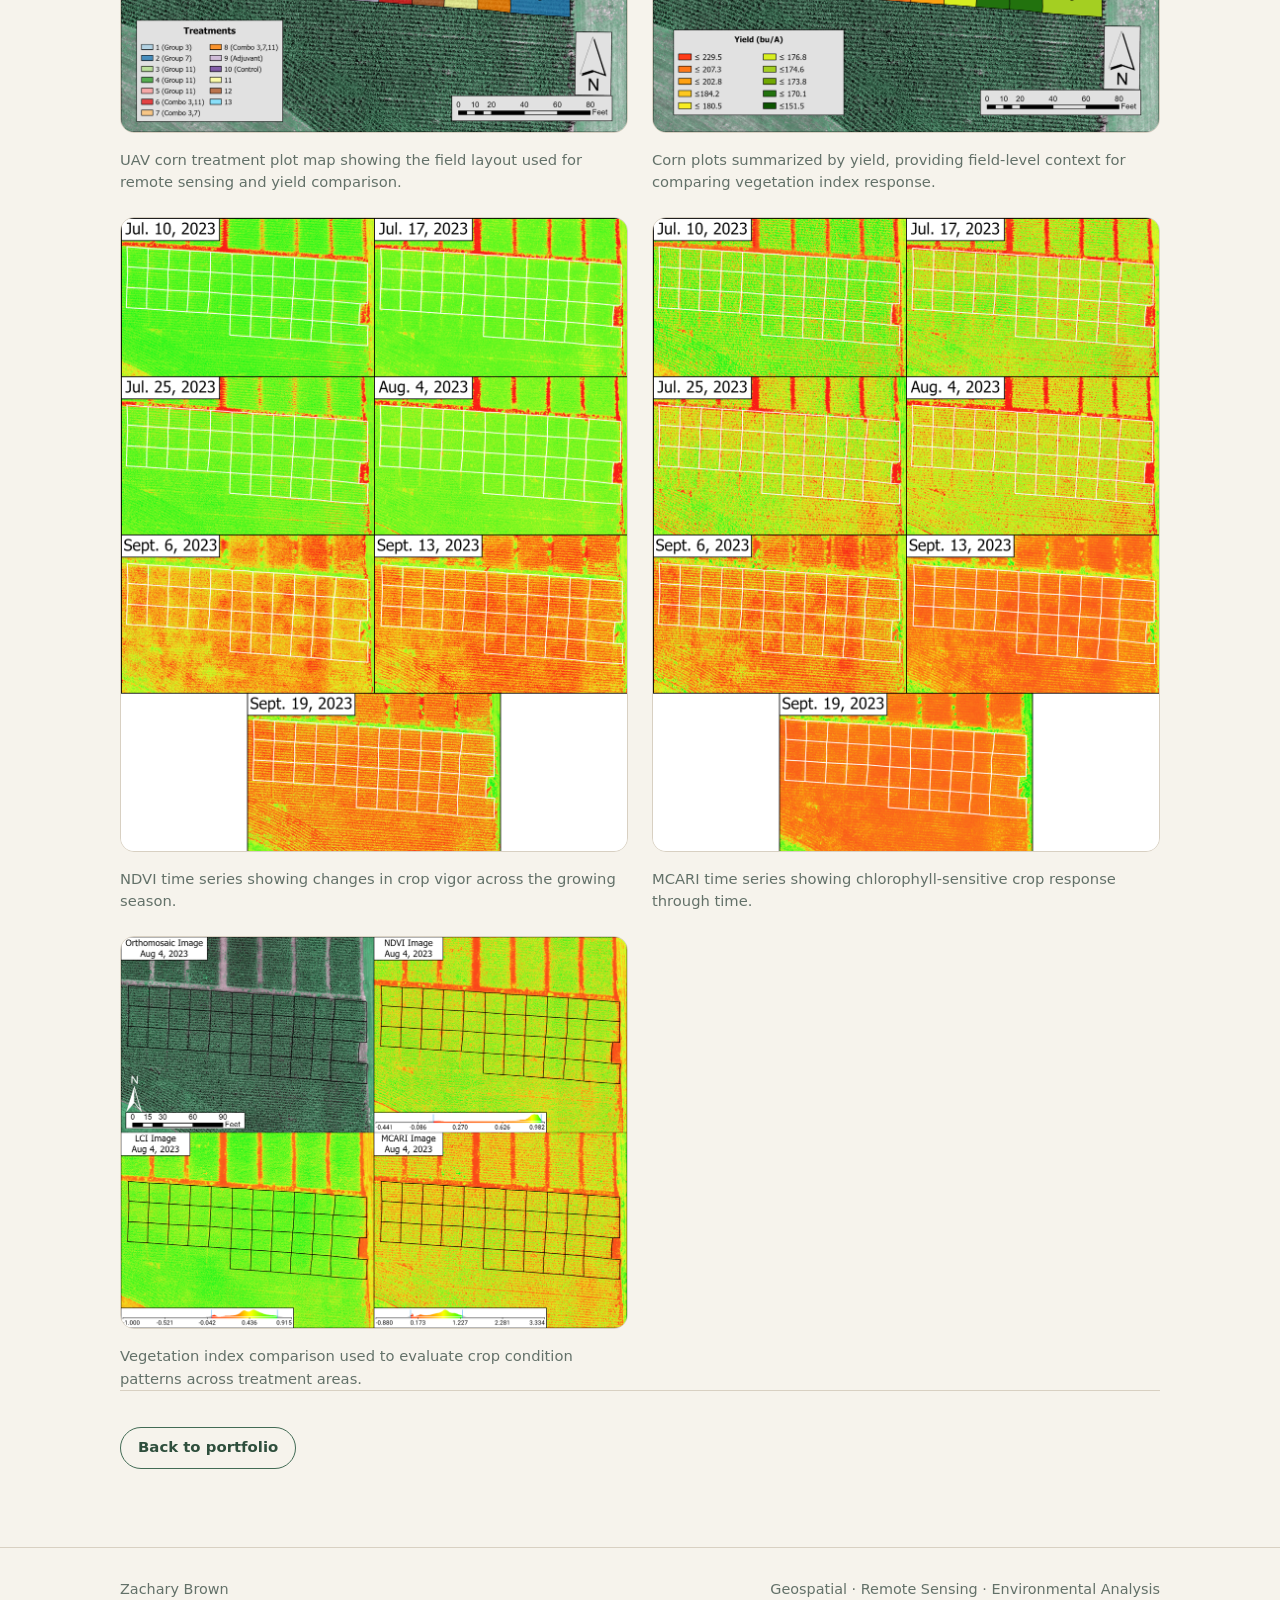
<file: projects/uav-corn.html>
<!doctype html>
<html lang="en">
<head>
  <meta charset="utf-8">
  <meta name="viewport" content="width=device-width, initial-scale=1">
  <title>UAV Corn Remote Sensing | Zachary Brown</title>
  <meta name="description" content="Zachary Brown geospatial portfolio focused on remote sensing, GIS, wetlands, UAV monitoring, and environmental data analysis.">
  <link rel="stylesheet" href="../assets/css/styles.css">
</head>
<body>
<header class="site-header">
  <nav class="nav">
    <a class="brand" href="../index.html">Zachary Brown</a>
    <div class="nav-links">
      <a href="../portfolio.html">Portfolio</a>
      <a href="../resume.html">Résumé</a>
      <a href="../contact.html">Contact</a>
    </div>
  </nav>
</header>
<main>

<section class="project-hero">
  <p class="eyebrow">Project</p>
  <h1 class="project-title">Precision Agriculture: Assessing Fungicide Applications and Corn Yield with UAS and Remote Sensing</h1>
  <div class="meta"><span class="tag">UAS remote sensing</span><span class="tag">Precision agriculture</span><span class="tag">Corn treatment plots</span></div>
</section>
<section class="section compact">
  <h2>Abstract</h2>
  <div class="abstract"><p>Corn is one of the most important staple crops in the world. Worldwide, farmers lose 10 to 23 percent of their yields due to fungal infections each year. Fungi are harmful to crops by causing diseases which can lead to a loss in crop yield and quality. Unmanned Aerial Systems (UAS) in combination with multispectral information, enables growers to collect imagery of fields to monitor the overall health of crops throughout their growth cycle. UAS imagery is collected at very fine spatial resolutions and provides opportunities for deeper understanding of crop health using vegetation indices. The goal of this study was to assess the most effective fungicide applications to increase yields and determine the applicability of remote sensing in precision agriculture of corn. We examined the growth cycle of corn with various fungicides applied using multispectral UAS imagery at the Murray State Farm. Raw imagery was collected weekly throughout summer 2023 and then processed using Pix4D Fields. Vegetation indices were further processed for statistical analysis to interpret relationships between Normalized Difference Vegetation Index (NDVI), Leaf Chlorophyll Index (LCI), Modified Chlorophyll Absorption Index (MCARI) and yield measurements. Out of the 13 total treatments, treatment 11 was expected to perform best at mitigating fungal diseases among corn. The study demonstrated the effectiveness of UAS imagery and derived vegetation indices in investigating crop health at a very fine spatial resolution.
</p></div>
</section>

<section class="content-section">
  <h2>Project Details</h2>

  <div class="detail-card">
    <div class="detail-item">
      <span class="detail-label">Year</span>
      <span class="detail-value">Spring 2024</span>
    </div>

    <div class="detail-item">
      <span class="detail-label">Course</span>
      <span class="detail-value">EES 612: Remote Sensing</span>
    </div>

    <div class="detail-item">
      <span class="detail-label">Presentation </span>
      <span class="detail-value">Presented at Fall Scholars Week 2023, Earth and Environmental Sciences Poster Session</span>
    </div>
  </div>
</section>

<section class="content-section">
  <h2>Maps and Figures</h2>

  <div class="figure-grid">

    <figure>
      <img src="../assets/img/uav-corn/PlotMapv2.png" alt="Map of UAV corn treatment plots">
      <figcaption>
        UAV corn treatment plot map showing the field layout used for remote sensing and yield comparison.
      </figcaption>
    </figure>

    <figure>
      <img src="../assets/img/uav-corn/Plots_by_Yieldv2.png" alt="Corn treatment plots symbolized by yield">
      <figcaption>
        Corn plots summarized by yield, providing field-level context for comparing vegetation index response.
      </figcaption>
    </figure>

    <figure>
      <img src="../assets/img/uav-corn/NDVI_time.png" alt="NDVI time series for corn plots">
      <figcaption>
        NDVI time series showing changes in crop vigor across the growing season.
      </figcaption>
    </figure>

    <figure>
      <img src="../assets/img/uav-corn/MCARI_time.png" alt="MCARI time series for corn plots">
      <figcaption>
        MCARI time series showing chlorophyll-sensitive crop response through time.
      </figcaption>
    </figure>

    <figure>
      <img src="../assets/img/uav-corn/VIs_Comparisonv2.png" alt="Vegetation index comparison for UAV corn project">
      <figcaption>
        Vegetation index comparison used to evaluate crop condition patterns across treatment areas.
      </figcaption>
    </figure>

  </div>
</section>

<section class="section">
  <a class="button secondary" href="../portfolio.html">Back to portfolio</a>
</section>

</main>
<footer class="footer"><div class="footer-inner"><span>Zachary Brown</span><span>Geospatial · Remote Sensing · Environmental Analysis</span></div></footer>
<script src="../assets/js/main.js"></script>
</body>
</html>
</file>
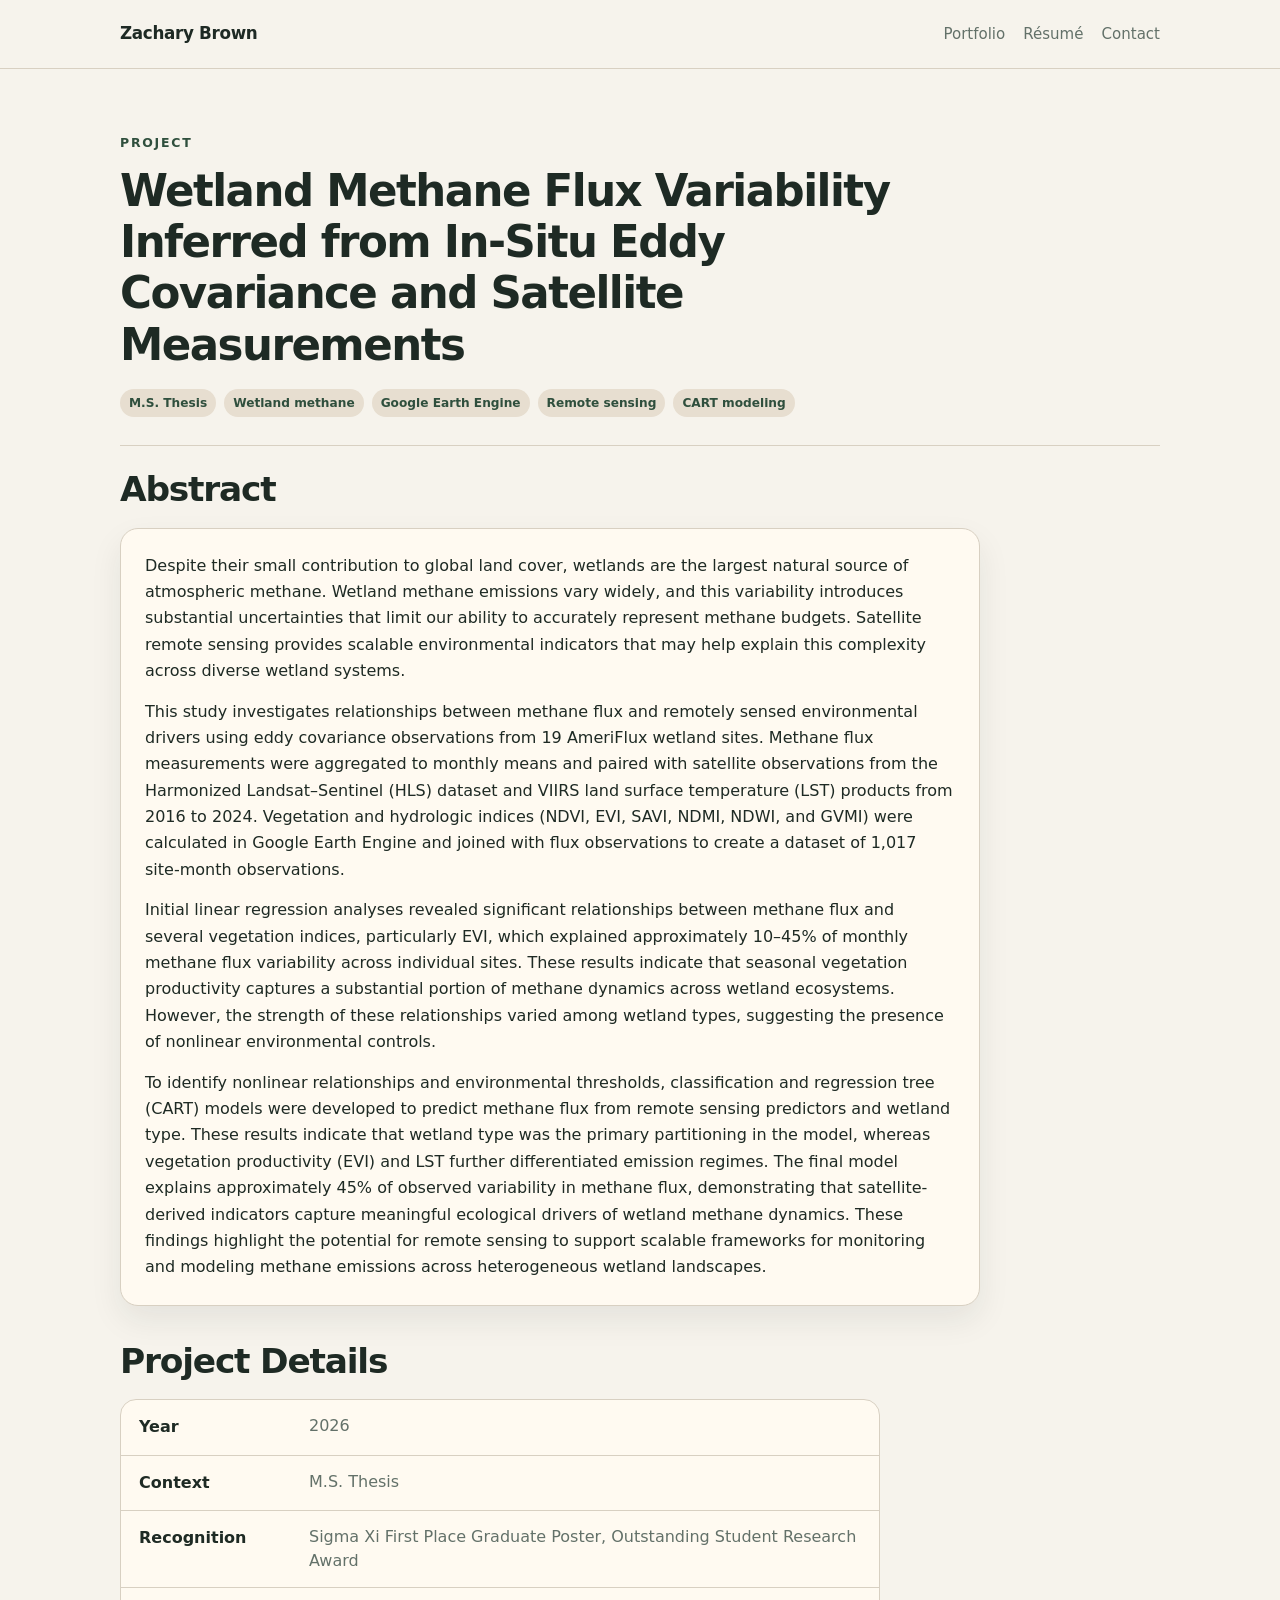
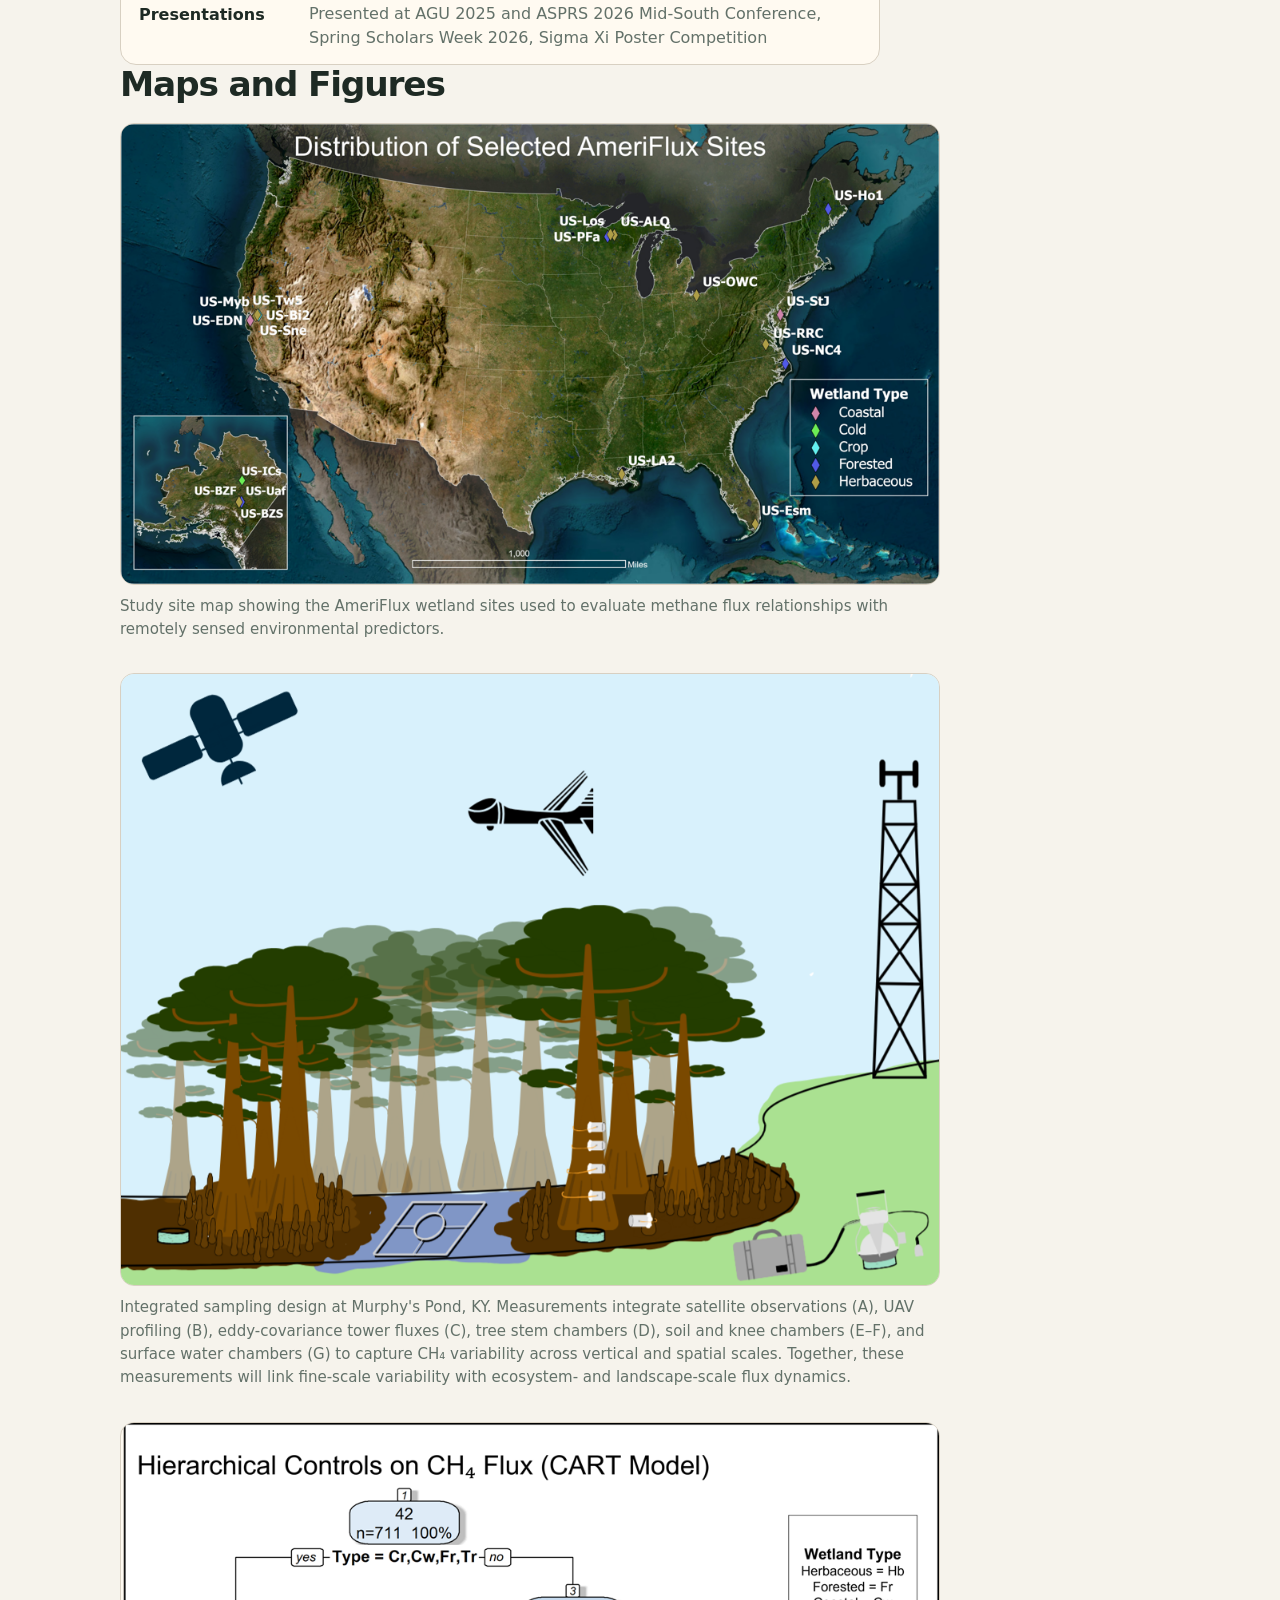
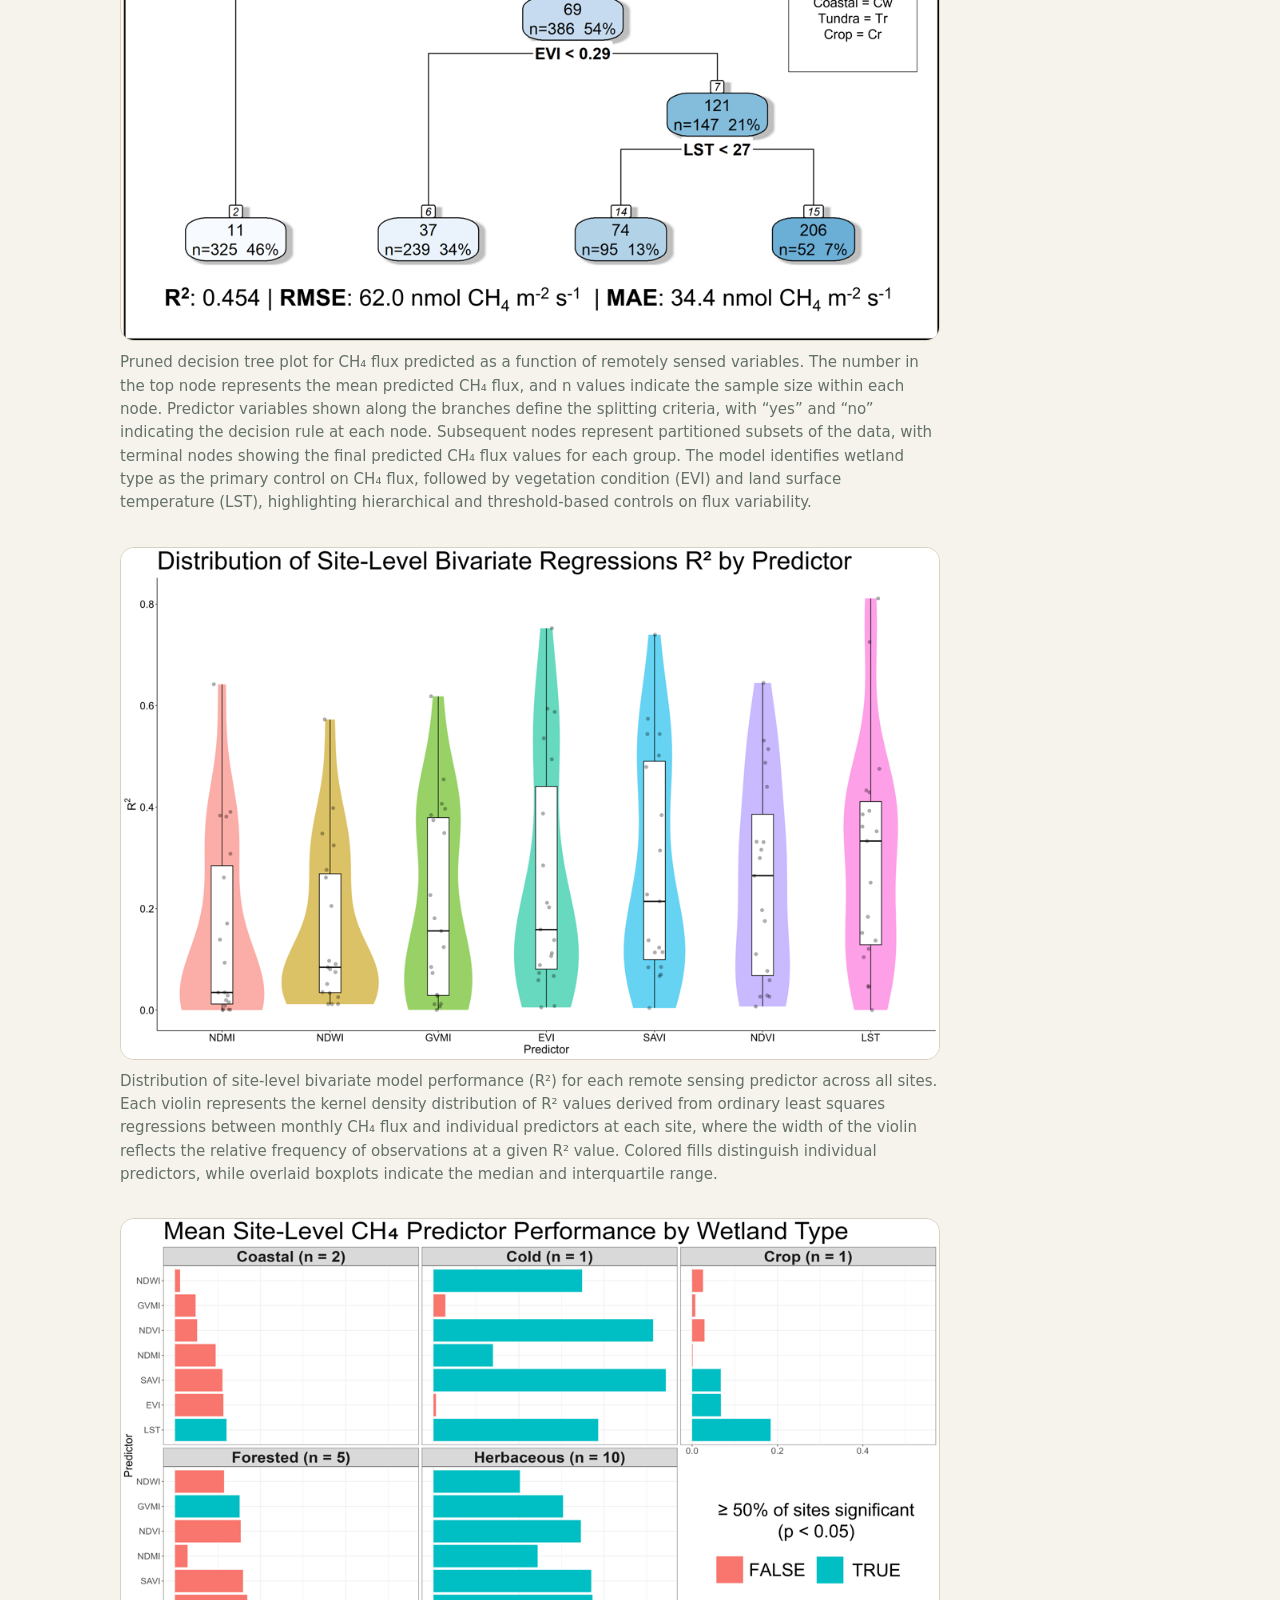
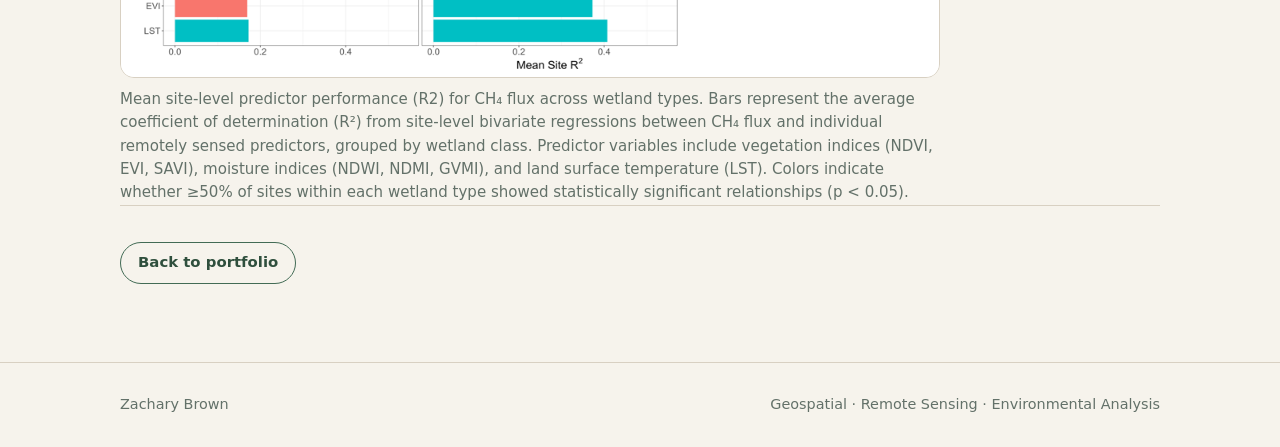
<file: projects/wetland-methane.html>
<!doctype html>
<html lang="en">
<head>
  <meta charset="utf-8">
  <meta name="viewport" content="width=device-width, initial-scale=1">
  <title>Wetland Methane Flux Variability | Zachary Brown</title>
  <meta name="description" content="Zachary Brown geospatial portfolio focused on remote sensing, GIS, wetlands, methane flux analysis, UAV monitoring, and environmental data analysis.">
  <link rel="stylesheet" href="../assets/css/styles.css">
</head>

<body>
<header class="site-header">
  <nav class="nav">
    <a class="brand" href="../index.html">Zachary Brown</a>
    <div class="nav-links">
      <a href="../portfolio.html">Portfolio</a>
      <a href="../resume.html">Résumé</a>
      <a href="../contact.html">Contact</a>
    </div>
  </nav>
</header>

<main>

<section class="project-hero">
  <p class="eyebrow">Project</p>
  <h1 class="project-title">Wetland Methane Flux Variability Inferred from In-Situ Eddy Covariance and Satellite Measurements</h1>
  <div class="meta">
    <span class="tag">M.S. Thesis</span>
    <span class="tag">Wetland methane</span>
    <span class="tag">Google Earth Engine</span>
    <span class="tag">Remote sensing</span>
    <span class="tag">CART modeling</span>
  </div>
</section>

<section class="section compact">
  <h2>Abstract</h2>
  <div class="abstract">
    <p>
      Despite their small contribution to global land cover, wetlands are the largest natural source of atmospheric methane. Wetland methane emissions vary widely, and this variability introduces substantial uncertainties that limit our ability to accurately represent methane budgets. Satellite remote sensing provides scalable environmental indicators that may help explain this complexity across diverse wetland systems.
    </p>

    <p>
      This study investigates relationships between methane flux and remotely sensed environmental drivers using eddy covariance observations from 19 AmeriFlux wetland sites. Methane flux measurements were aggregated to monthly means and paired with satellite observations from the Harmonized Landsat–Sentinel (HLS) dataset and VIIRS land surface temperature (LST) products from 2016 to 2024. Vegetation and hydrologic indices (NDVI, EVI, SAVI, NDMI, NDWI, and GVMI) were calculated in Google Earth Engine and joined with flux observations to create a dataset of 1,017 site-month observations.
    </p>

    <p>
      Initial linear regression analyses revealed significant relationships between methane flux and several vegetation indices, particularly EVI, which explained approximately 10–45% of monthly methane flux variability across individual sites. These results indicate that seasonal vegetation productivity captures a substantial portion of methane dynamics across wetland ecosystems. However, the strength of these relationships varied among wetland types, suggesting the presence of nonlinear environmental controls.
    </p>

    <p>
      To identify nonlinear relationships and environmental thresholds, classification and regression tree (CART) models were developed to predict methane flux from remote sensing predictors and wetland type. These results indicate that wetland type was the primary partitioning in the model, whereas vegetation productivity (EVI) and LST further differentiated emission regimes. The final model explains approximately 45% of observed variability in methane flux, demonstrating that satellite-derived indicators capture meaningful ecological drivers of wetland methane dynamics. These findings highlight the potential for remote sensing to support scalable frameworks for monitoring and modeling methane emissions across heterogeneous wetland landscapes.
    </p>
  </div>
</section>

<section class="content-section">
  <h2>Project Details</h2>

  <div class="detail-card">
    <div class="detail-item">
      <span class="detail-label">Year</span>
      <span class="detail-value">2026</span>
    </div>

    <div class="detail-item">
      <span class="detail-label">Context</span>
      <span class="detail-value">M.S. Thesis</span>
    </div>

    <div class="detail-item">
      <span class="detail-label">Recognition</span>
      <span class="detail-value">Sigma Xi First Place Graduate Poster, Outstanding Student Research Award</span>
    </div>

    <div class="detail-item">
      <span class="detail-label">Presentations</span>
      <span class="detail-value">Presented at AGU 2025 and ASPRS 2026 Mid-South Conference, Spring Scholars Week 2026, Sigma Xi Poster Competition</span>
    </div>
  </div>
</section>

<section class="content-section">
  <h2>Maps and Figures</h2>

  <div class="figure-stack">

    <figure>
      <img src="../assets/img/wetland-methane/site-map.png" alt="Map of AmeriFlux wetland methane flux study sites">
      <figcaption>
        Study site map showing the AmeriFlux wetland sites used to evaluate methane flux relationships with remotely sensed environmental predictors.
      </figcaption>
    </figure>

    <figure>
      <img src="../assets/img/wetland-methane/full-sampling-design-graphic.png" alt="Sampling design graphic for wetland methane remote sensing workflow">
      <figcaption>
        Integrated sampling design at Murphy's Pond, KY. Measurements integrate satellite observations (A), UAV profiling (B), eddy-covariance tower fluxes (C), tree stem chambers (D), soil and knee chambers (E–F), and surface water chambers (G) to capture CH₄ variability across vertical and spatial scales. Together, these measurements will link fine-scale variability with ecosystem- and landscape-scale flux dynamics.
      </figcaption>
    </figure>

    <figure>
      <img src="../assets/img/wetland-methane/decision-tree.png" alt="CART decision tree for wetland methane flux prediction">
      <figcaption>
        Pruned decision tree plot for CH₄ flux predicted as a function of remotely sensed variables. The number in the top node represents the mean predicted CH₄ flux, and n values indicate the sample size within each node. Predictor variables shown along the branches define the splitting criteria, with “yes” and “no” indicating the decision rule at each node. Subsequent nodes represent partitioned subsets of the data, with terminal nodes showing the final predicted CH₄ flux values for each group. The model identifies wetland type as the primary control on CH₄ flux, followed by vegetation condition (EVI) and land surface temperature (LST), highlighting hierarchical and threshold-based controls on flux variability.
      </figcaption>
    </figure>

    <figure>
      <img src="../assets/img/wetland-methane/r2-violin.png" alt="Violin plot of bivariate R squared values by remote sensing predictor">
      <figcaption>
        Distribution of site-level bivariate model performance (R²) for each remote sensing predictor across all sites. Each violin represents the kernel density distribution of R² values derived from ordinary least squares regressions between monthly CH₄ flux and individual predictors at each site, where the width of the violin reflects the relative frequency of observations at a given R² value. Colored fills distinguish individual predictors, while overlaid boxplots indicate the median and interquartile range.
      </figcaption>
    </figure>

    <figure>
      <img src="../assets/img/wetland-methane/cross-type-comparison.png" alt="Cross-type comparison of methane flux relationships by wetland class">
      <figcaption>
        Mean site-level predictor performance (R2) for CH₄ flux across wetland types. Bars represent the average coefficient of determination (R²) from site-level bivariate regressions between CH₄ flux and individual remotely sensed predictors, grouped by wetland class. Predictor variables include vegetation indices (NDVI, EVI, SAVI), moisture indices (NDWI, NDMI, GVMI), and land surface temperature (LST). Colors indicate whether ≥50% of sites within each wetland type showed statistically significant relationships (p < 0.05). 
      </figcaption>
    </figure>

  </div>
</section>

<section class="section">
  <a class="button secondary" href="../portfolio.html">Back to portfolio</a>
</section>

</main>

<footer class="footer">
  <div class="footer-inner">
    <span>Zachary Brown</span>
    <span>Geospatial · Remote Sensing · Environmental Analysis</span>
  </div>
</footer>

<script src="../assets/js/main.js"></script>
</body>
</html>
</file>
<file: assets/css/styles.css>
:root {
  --bg: #f6f3ec;
  --paper: #fffaf1;
  --ink: #1e2a24;
  --muted: #637169;
  --line: #d8d0c2;
  --accent: #426b55;
  --accent-dark: #2f4f3d;
  --tag: #e7ded0;
  --shadow: 0 14px 32px rgba(31, 42, 36, 0.08);
}

* { box-sizing: border-box; }

body {
  margin: 0;
  background: var(--bg);
  color: var(--ink);
  font-family: Inter, ui-sans-serif, system-ui, -apple-system, BlinkMacSystemFont, "Segoe UI", sans-serif;
  line-height: 1.65;
}

a { color: var(--accent-dark); text-decoration: none; }
a:hover { text-decoration: underline; }

.site-header {
  position: sticky;
  top: 0;
  z-index: 10;
  background: rgba(246, 243, 236, 0.94);
  backdrop-filter: blur(10px);
  border-bottom: 1px solid var(--line);
}

.nav {
  width: min(1040px, calc(100% - 40px));
  margin: 0 auto;
  min-height: 68px;
  display: flex;
  align-items: center;
  justify-content: space-between;
  gap: 24px;
}

.brand {
  color: var(--ink);
  font-weight: 750;
  letter-spacing: -0.02em;
  font-size: 1.05rem;
}

.nav-links {
  display: flex;
  flex-wrap: wrap;
  gap: 18px;
  align-items: center;
}

.nav-links a {
  color: var(--muted);
  font-size: 0.94rem;
}

.nav-links a:hover { color: var(--ink); }

main {
  width: min(1040px, calc(100% - 40px));
  margin: 0 auto;
}

.hero {
  padding: 84px 0 48px;
  max-width: 860px;
}

.hero-split {
  display: grid;
  grid-template-columns: minmax(0, 1.45fr) minmax(260px, 0.75fr);
  align-items: center;
  gap: 54px;
  max-width: none;
}

.hero-copy {
  min-width: 0;
}

.hero-photo {
  width: min(340px, 100%);
  aspect-ratio: 1 / 1;
  justify-self: center;
  border-radius: 50%;
  border: 1px solid var(--line);
  background: var(--paper);
  box-shadow: var(--shadow);
  overflow: hidden;
  display: grid;
  place-items: center;
}

.hero-photo img {
  width: 100%;
  height: 100%;
  object-fit: cover;
  display: block;
}

.headshot-placeholder {
  width: 100%;
  height: 100%;
  display: none;
  place-items: center;
  text-align: center;
  padding: 30px;
  color: var(--muted);
}

.headshot-placeholder span {
  display: block;
  color: var(--ink);
  font-weight: 800;
  font-size: 1rem;
}

.headshot-placeholder small {
  display: block;
  margin-top: 5px;
  font-size: 0.78rem;
}

.project-hero {
  padding: 64px 0 28px;
  max-width: 850px;
}

.eyebrow {
  margin: 0 0 12px;
  color: var(--accent-dark);
  font-size: 0.78rem;
  text-transform: uppercase;
  letter-spacing: 0.14em;
  font-weight: 800;
}

h1, h2, h3 { line-height: 1.15; letter-spacing: -0.035em; }
h1 { margin: 0; font-size: clamp(2.3rem, 6vw, 4.4rem); max-width: 900px; }
h2 { margin: 0 0 18px; font-size: clamp(1.55rem, 3vw, 2.15rem); }
h3 { margin: 0 0 10px; font-size: 1.05rem; }

.project-title {
  font-size: clamp(1.8rem, 4vw, 2.7rem);
  max-width: 780px;
}

.lede {
  max-width: 770px;
  color: var(--muted);
  font-size: 1.08rem;
  margin: 18px 0 0;
}

.actions {
  display: flex;
  flex-wrap: wrap;
  gap: 12px;
  margin-top: 28px;
}

.button {
  display: inline-flex;
  align-items: center;
  justify-content: center;
  min-height: 42px;
  padding: 0 17px;
  border-radius: 999px;
  border: 1px solid var(--accent);
  background: var(--accent);
  color: #fff;
  font-weight: 700;
  font-size: 0.93rem;
}

.button:hover { background: var(--accent-dark); text-decoration: none; }

.button.secondary {
  background: transparent;
  color: var(--accent-dark);
}

.button.secondary:hover { background: var(--tag); }

.section {
  padding: 36px 0;
  border-top: 1px solid var(--line);
}

.section.compact { padding-top: 24px; }

.grid {
  display: grid;
  grid-template-columns: repeat(3, minmax(0, 1fr));
  gap: 18px;
}

.grid.two { grid-template-columns: repeat(2, minmax(0, 1fr)); }

.card {
  background: var(--paper);
  border: 1px solid var(--line);
  border-radius: 18px;
  padding: 20px;
  box-shadow: var(--shadow);
}

.project-card p { margin: 0 0 14px; color: var(--muted); font-size: 0.96rem; }
.project-card h3 a { color: var(--ink); }
.project-card h3 a:hover { color: var(--accent-dark); }

.tags {
  display: flex;
  flex-wrap: wrap;
  gap: 7px;
  margin-top: 12px;
}

.tag {
  display: inline-flex;
  align-items: center;
  border-radius: 999px;
  background: var(--tag);
  color: var(--accent-dark);
  padding: 4px 9px;
  font-size: 0.76rem;
  font-weight: 750;
}

.meta {
  display: flex;
  flex-wrap: wrap;
  gap: 8px;
  margin-top: 18px;
}

.abstract {
  background: var(--paper);
  border: 1px solid var(--line);
  border-radius: 18px;
  padding: 24px;
  max-width: 860px;
  box-shadow: var(--shadow);
}

.abstract p { margin: 0 0 14px; }
.abstract p:last-child { margin-bottom: 0; }

.figure-grid {
  display: grid;
  grid-template-columns: repeat(2, minmax(0, 1fr));
  gap: 18px;
}

.figure-box {
  min-height: 210px;
  border: 1.5px dashed #b8ac9a;
  border-radius: 18px;
  background: rgba(255, 250, 241, 0.64);
  display: grid;
  place-items: center;
  padding: 24px;
  text-align: center;
  color: var(--muted);
}

.figure-box strong {
  display: block;
  color: var(--ink);
  margin-bottom: 6px;
}

.figure-box img {
  max-width: 100%;
  border-radius: 14px;
  border: 1px solid var(--line);
}

.poster-box {
  display: flex;
  align-items: center;
  justify-content: space-between;
  gap: 18px;
  background: var(--paper);
  border: 1px solid var(--line);
  border-radius: 18px;
  padding: 18px 20px;
}

.poster-box p { margin: 0; color: var(--muted); }

.resume-list {
  display: grid;
  gap: 16px;
}

.footer {
  margin-top: 42px;
  border-top: 1px solid var(--line);
  color: var(--muted);
}

.footer-inner {
  width: min(1040px, calc(100% - 40px));
  min-height: 84px;
  margin: 0 auto;
  display: flex;
  justify-content: space-between;
  align-items: center;
  gap: 18px;
  font-size: 0.9rem;
}

@media (max-width: 840px) {
  .nav { align-items: flex-start; flex-direction: column; padding: 16px 0; }
  .grid, .grid.two, .figure-grid { grid-template-columns: 1fr; }
  .hero { padding-top: 54px; }
  .hero-split { grid-template-columns: 1fr; gap: 32px; }
  .hero-photo { width: min(260px, 76vw); justify-self: start; }
  .poster-box { align-items: flex-start; flex-direction: column; }
  .footer-inner { align-items: flex-start; flex-direction: column; justify-content: center; }
}

.figure-grid {
  display: grid;
  grid-template-columns: repeat(2, minmax(0, 1fr));
  gap: 24px;
  margin-top: 18px;
}

figure {
  margin: 0;
}

figure img {
  width: 100%;
  height: auto;
  border: 1px solid var(--line);
  border-radius: 14px;
  background: var(--paper);
}

figcaption {
  margin-top: 8px;
  font-size: 0.92rem;
  color: var(--muted);
  line-height: 1.5;
}

@media (max-width: 760px) {
  .figure-grid {
    grid-template-columns: 1fr;
  }
}



.detail-card {
  display: grid;
  gap: 0;
  border: 1px solid var(--line);
  border-radius: 16px;
  overflow: hidden;
  background: var(--paper);
  max-width: 760px;
}

.detail-item {
  display: grid;
  grid-template-columns: 150px 1fr;
  gap: 20px;
  padding: 14px 18px;
  border-bottom: 1px solid var(--line);
}

.detail-item:last-child {
  border-bottom: none;
}

.detail-label {
  font-weight: 700;
  color: var(--ink);
}

.detail-value {
  color: var(--muted);
  line-height: 1.5;
}

@media (max-width: 640px) {
  .detail-item {
    grid-template-columns: 1fr;
    gap: 4px;
  }
}

.project-hero h1 {
  max-width: 820px;
  font-size: clamp(2rem, 3.4vw, 3rem);
  line-height: 1.18;
  letter-spacing: -0.035em;
}

.figure-stack {
  display: grid;
  gap: 32px;
  margin-top: 18px;
  max-width: 820px;
}

.figure-stack figure {
  margin: 0;
}

.figure-stack img {
  width: 100%;
  height: auto;
  border: 1px solid var(--line);
  border-radius: 14px;
  background: var(--paper);
  display: block;
}

.figure-stack figcaption {
  margin-top: 10px;
  font-size: 0.94rem;
  color: var(--muted);
  line-height: 1.55;
}
</file>
